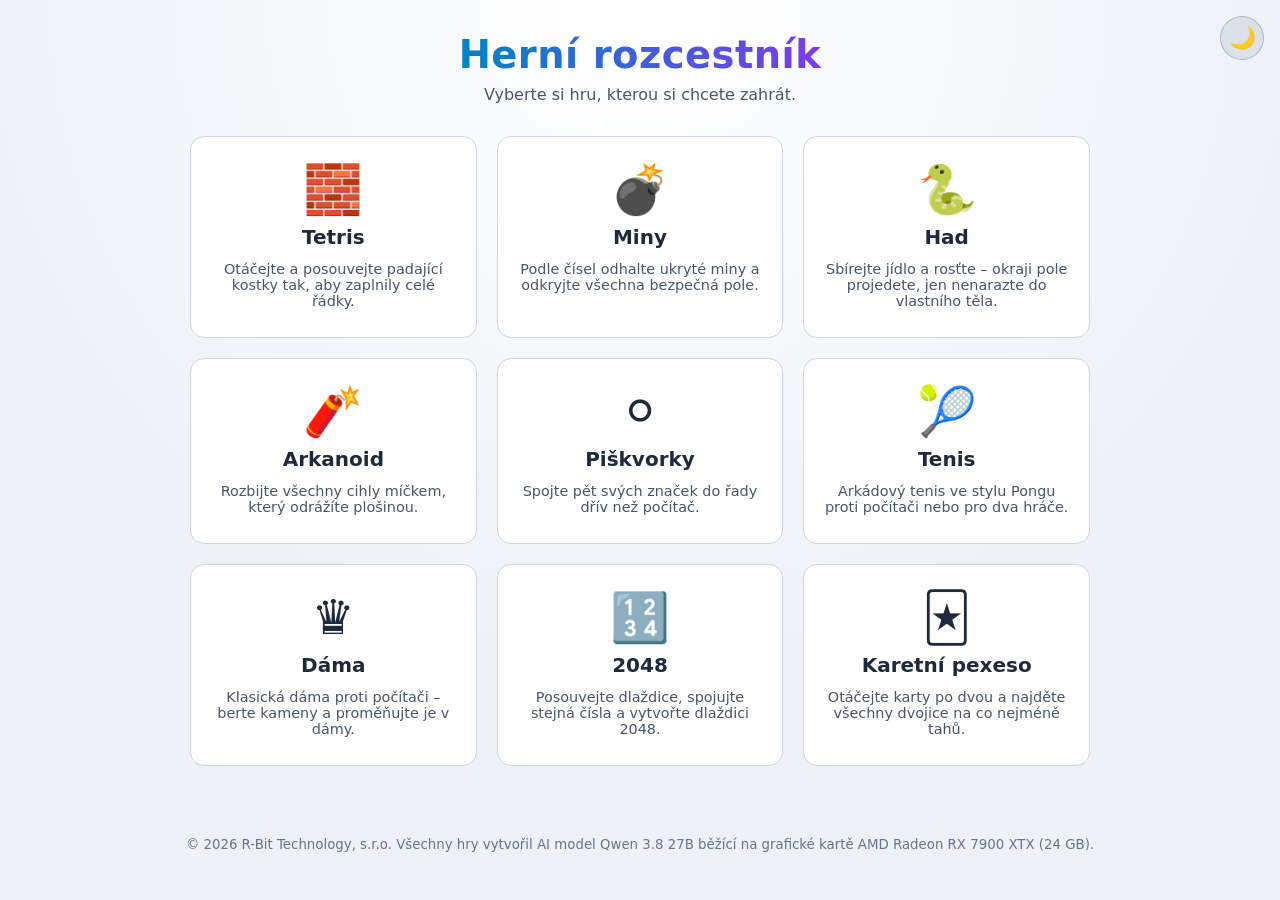
<file: index.html>
<!DOCTYPE html>
<html lang="cs">
<head>
  <meta charset="UTF-8">
  <meta name="viewport" content="width=device-width, initial-scale=1.0">
  <title>Herní rozcestník</title>
  <!-- společný přepínač motivu (tmavý / světlý) — skript běží synchronně, aby motiv platil i před vykreslením těla -->
  <link rel="stylesheet" href="theme.css">
  <script src="theme.js"></script>
  <!-- externí styl rozcestníku místo inline style -->
  <link rel="stylesheet" href="style.css">
  <!-- externí skript rozcestníku místo inline javascriptu -->
  <script src="app.js" defer></script>
</head>
<body class="menu-body">
  <!-- záhlaví s názvem herního rozcestníku -->
  <header class="menu-header">
    <h1 class="menu-title">Herní rozcestník</h1>
    <p class="menu-subtitle">Vyberte si hru, kterou si chcete zahrát.</p>
  </header>

  <!-- kontejner s kartami her; karty generuje app.js, aby se snadno přidávali nové tituly -->
  <main class="menu-grid" id="menuGrid" aria-label="Seznam her"></main>

  <!-- patička s autorskou poznámkou a informací o AI modelu -->
  <footer class="menu-footer">
    <small>© 2026 R-Bit Technology, s.r.o. Všechny hry vytvořil AI model Qwen 3.8 27B běžící na grafické kartě AMD Radeon RX 7900 XTX (24 GB).</small>
  </footer>
</body>
</html>
</file>
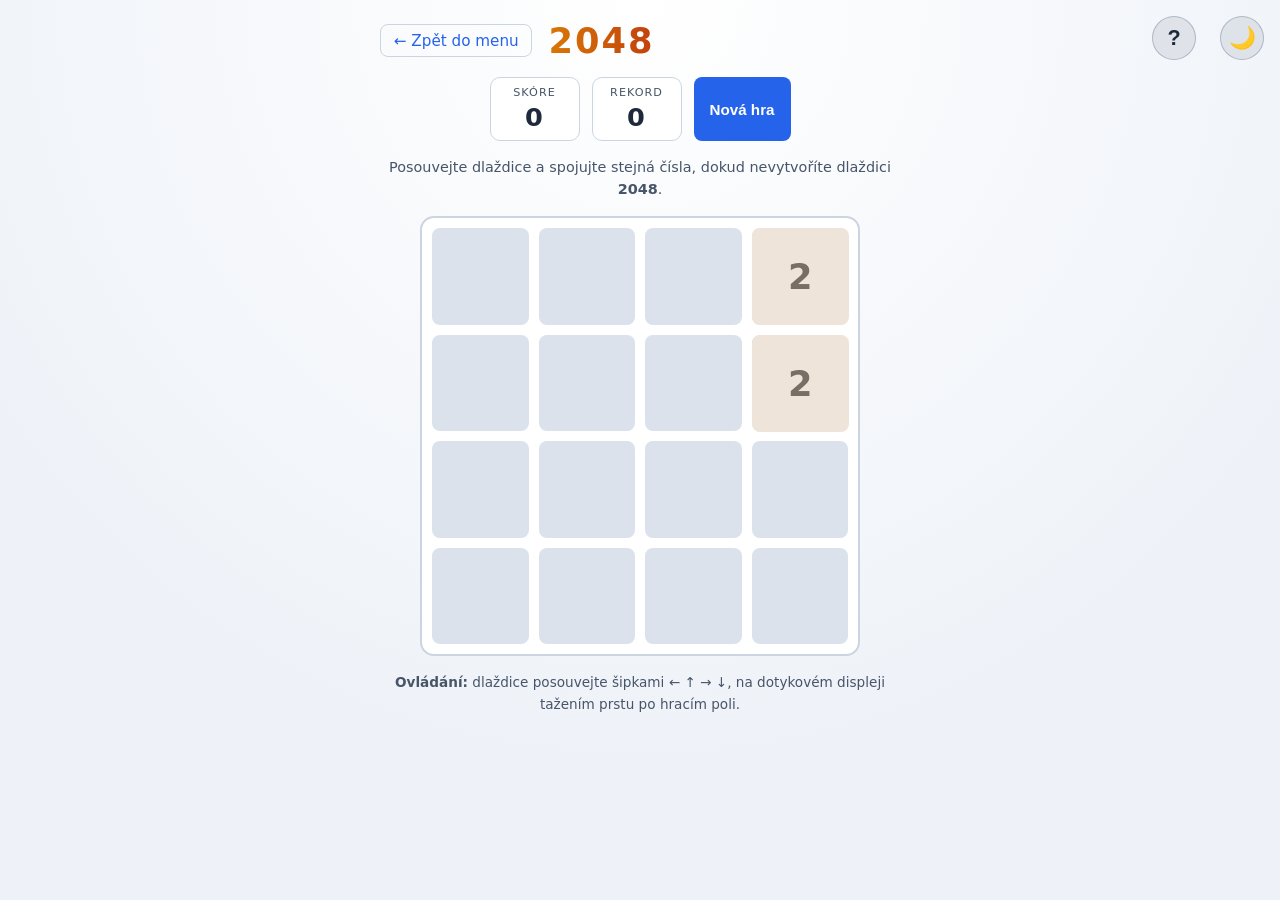
<file: 2048/index.html>
<!DOCTYPE html>
<html lang="cs">
<head>
  <meta charset="UTF-8">
  <meta name="viewport" content="width=device-width, initial-scale=1.0">
  <title>2048</title>
  <!-- společný přepínač motivu (tmavý / světlý) — skript běží synchronně, aby motiv platil i před vykreslením těla -->
  <link rel="stylesheet" href="../theme.css">
  <script src="../theme.js"></script>
  <!-- společné info okno: styly tlačítka a modálního dialogu s popisem hry -->
  <link rel="stylesheet" href="../info.css">
  <!-- externí styl hry místo inline style -->
  <link rel="stylesheet" href="style.css">
  <!-- externí JS s logikou hry místo inline skriptu -->
  <script src="js.js" defer></script>
  <!-- společné info okno: logika otevírání/zavírání modálního dialogu -->
  <script src="../info.js" defer></script>
</head>
<body class="g2048-body">
  <!-- info tlačítko — otevře okno s popisem, pravidly a ovládáním hry -->
  <button type="button" class="info-toggle" aria-label="Informace o hře" title="Jak hrát">?</button>

  <!-- info okno: statický obsah s popisem, pravidly, ovládáním a nastavením -->
  <div class="info-modal" id="infoModal" role="dialog" aria-modal="true" aria-labelledby="infoTitle" hidden>
    <div class="info-panel">
      <div class="info-head">
        <h2 class="info-title" id="infoTitle">🔢 2048</h2>
        <button type="button" class="info-close" aria-label="Zavřít informace">✕</button>
      </div>

      <p>Posouvejte číselné dlaždice po mřížce a spojujte stejné hodnoty do vyšších mocnin dvou. Cílem je vytvořit dlaždici 2048.</p>

      <h3 class="info-section">Pravidla</h3>
      <ul class="info-list">
        <li>Hraje se na mřížce 4 × 4 políčka. Na začátku jsou na ní dvě dlaždice.</li>
        <li>Každým tahem posunete všechny dlaždice co nejdál jedním směrem – doleva, doprava, nahoru nebo dolů.</li>
        <li>Když do sebe narazí dvě dlaždice se stejnou hodnotou, spojí se v jednu s dvojnásobnou hodnotou. Každá dlaždice se v jednom tahu spojí nejvýše jednou.</li>
        <li>Za každé spojení získáte tolik bodů, jaká je hodnota nové dlaždice.</li>
        <li>Po každém tahu, při kterém se něco pohne, se na náhodném volném políčku objeví nová dlaždice – s pravděpodobností 90 % dvojka, jinak čtyřka.</li>
        <li>Vyhrajete, jakmile vytvoříte dlaždici 2048. Hra končí, když je pole plné a žádné dvě sousední dlaždice už nelze spojit.</li>
      </ul>

      <h3 class="info-section">Ovládání</h3>
      <ul class="info-list">
        <li>Šipky ← ↑ → ↓ – posun dlaždic zvoleným směrem</li>
        <li>Tažení prstem po hracím poli (na dotykovém displeji) – posun dlaždic ve směru tahu</li>
        <li>Tlačítko <em>Nová hra</em> – vymaže pole a vynuluje skóre</li>
      </ul>

      <h3 class="info-section">Nastavení hry</h3>
      <ul class="info-list">
        <li>Hra nemá žádná nastavení – mřížka má vždy 4 × 4 políčka a cílem je vždy dlaždice 2048.</li>
        <li>Dlaždice se posouvají plynule, nové a spojené dlaždice se objevují s krátkou animací.</li>
        <li>Rekord (nejvyšší dosažené skóre) se ukládá v prohlížeči, takže zůstane zachován i po zavření stránky.</li>
      </ul>
    </div>
  </div>

  <!-- hlavička s návratem do rozcestníku -->
  <header class="g2048-header">
    <a class="back-link" href="../index.html">← Zpět do menu</a>
    <h1 class="g2048-title">2048</h1>
  </header>

  <main class="g2048-main">
    <!-- horní lišta se statistikami a tlačítkem nové hry -->
    <div class="hud">
      <div class="hud-box" aria-label="Skóre">
        <span class="hud-label">Skóre</span>
        <span class="hud-value" id="score">0</span>
      </div>

      <div class="hud-box" aria-label="Nejvyšší skóre">
        <span class="hud-label">Rekord</span>
        <span class="hud-value" id="best">0</span>
      </div>

      <button type="button" id="restartBtn" class="ctrl-btn" title="Nová hra">Nová hra</button>
    </div>

    <!-- krátké pravidlo hry nad polem -->
    <p class="rule-help">
      Posouvejte dlaždice a spojujte stejná čísla, dokud nevytvoříte dlaždici <strong>2048</strong>.
    </p>

    <!-- rel. obal — uvnitř je hrací pole, nad ním může být překryv stavů (výhra / konec) -->
    <div class="board-wrap">
      <!-- hrací pole: spodní vrstva = prázdná pozadí, horní vrstva = animované dlaždice -->
      <div id="board" class="g2048-board" role="grid" aria-label="Hrací pole 2048">
        <!-- statické pozadí políček, aby byla vidět mřížka i bez dlaždic -->
        <div class="grid-bg" id="gridBg" aria-hidden="true"></div>
        <!-- vrstva dlaždic, do které JS přidává a posouvá animované dlaždice -->
        <div class="tiles" id="tiles"></div>
      </div>

      <!-- stavy hry (výhra / konec) — překryv přes hrací pole, skrytý když nepotřebujeme -->
      <div class="overlay" id="overlay" hidden>
        <p class="overlay-text" id="overlayText">Konec hry</p>
        <button type="button" id="overlayBtn" class="ctrl-btn">Nová hra</button>
      </div>
    </div>

    <!-- nápověda s ovládáním pod polem -->
    <p class="keys-help">
      <strong>Ovládání:</strong> dlaždice posouvejte šipkami ← ↑ → ↓,
      na dotykovém displeji tažením prstu po hracím poli.
    </p>
  </main>
</body>
</html>
</file>
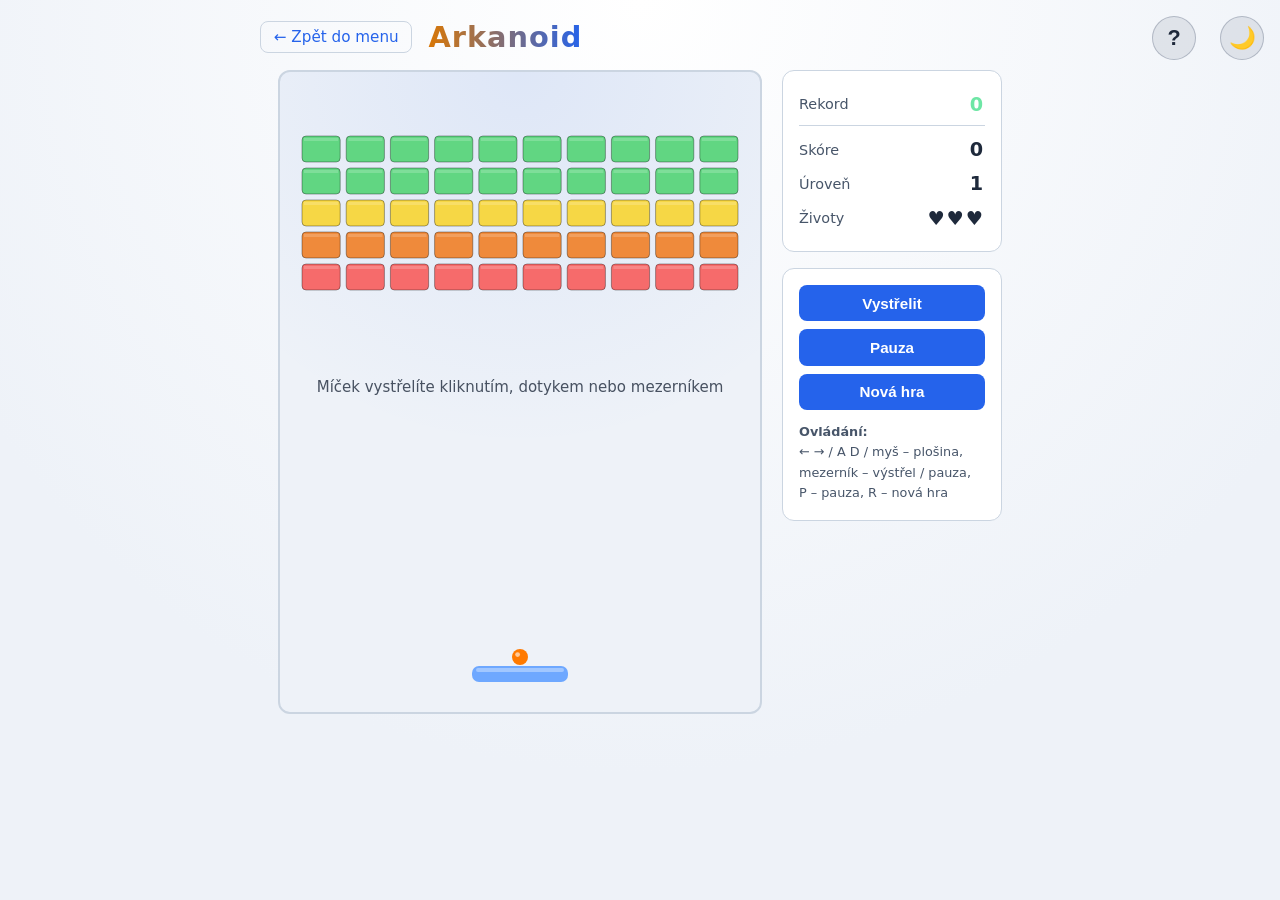
<file: arkanoid/index.html>
<!DOCTYPE html>
<html lang="cs">
<head>
  <meta charset="UTF-8">
  <meta name="viewport" content="width=device-width, initial-scale=1.0">
  <title>Arkanoid</title>
  <!-- společný přepínač motivu (tmavý / světlý) — skript běží synchronně, aby motiv platil i před vykreslením těla -->
  <link rel="stylesheet" href="../theme.css">
  <script src="../theme.js"></script>
  <!-- společné info okno: styly tlačítka a modálního dialogu s popisem hry -->
  <link rel="stylesheet" href="../info.css">
  <!-- externí styl hry místo inline style -->
  <link rel="stylesheet" href="style.css">
  <!-- externí JS s logikou hry místo inline skriptu -->
  <script src="js.js" defer></script>
  <!-- společné info okno: logika otevírání/zavírání modálního dialogu -->
  <script src="../info.js" defer></script>
</head>
<body class="arkanoid-body">
  <!-- info tlačítko — otevře okno s popisem, pravidly a ovládáním hry -->
  <button type="button" class="info-toggle" aria-label="Informace o hře" title="Jak hrát">?</button>

  <!-- info okno: statický obsah s popisem, pravidly, ovládáním a nastavením -->
  <div class="info-modal" id="infoModal" role="dialog" aria-modal="true" aria-labelledby="infoTitle" hidden>
    <div class="info-panel">
      <div class="info-head">
        <h2 class="info-title" id="infoTitle">🧨 Arkanoid</h2>
        <button type="button" class="info-close" aria-label="Zavřít informace">✕</button>
      </div>

      <p>Rozbijte míčkem všechny cihly. Míček odrážejte plošinou – když ho nechytíte a propadne pod ni, přijdete o život.</p>

      <h3 class="info-section">Pravidla</h3>
      <ul class="info-list">
        <li>Míček se odráží od stěn, od plošiny i od cihel. Směr odrazu určuje místo, kde míček plošinu zasáhne: čím blíž k jejímu okraji, tím šikměji odletí.</li>
        <li>Některé cihly vydrží více zásahů. Barva ukazuje, kolik zásahů ještě vydrží: zelená 4, žlutá 3, oranžová 2, červená 1.</li>
        <li>Za rozbitou cihlu získáte 10 bodů za každý zásah, který byl k jejímu rozbití potřeba (10–40 bodů).</li>
        <li>Když rozbijete všechny cihly, postoupíte do další úrovně.</li>
        <li>Za každý propadlý míček přijdete o jeden život a nový míček čeká na plošině. Když přijdete o všechny tři životy, hra končí.</li>
      </ul>

      <h3 class="info-section">Ovládání</h3>
      <ul class="info-list">
        <li>Šipky ← → (nebo A a D), myš či tažení prstem – pohyb plošiny</li>
        <li>Mezerník, kliknutí nebo dotyk v hracím poli – vystřelení míčku z plošiny</li>
        <li>Mezerník během letu míčku – pauza / pokračování</li>
        <li>P – pauza / pokračování</li>
        <li>R – nová hra</li>
        <li>Totéž ovládají tlačítka <em>Vystřelit</em>, <em>Pauza</em> a <em>Nová hra</em></li>
      </ul>

      <h3 class="info-section">Nastavení hry</h3>
      <ul class="info-list">
        <li>Začínáte se 3 životy. Rychlost míčku roste s každou úrovní až do pevně dané hranice.</li>
        <li>V první úrovni je 5 řad cihel, s každou další úrovní jedna řada přibude (nejvýše 9). Od 2. úrovně v řadách pravidelně chybějí některé cihly.</li>
        <li>Horní řady jsou vždy tvrdší. Od 3. úrovně vydrží každá cihla o jeden zásah víc (nejvýše 4).</li>
        <li>Rekord (nejvyšší skóre) se průběžně ukládá do prohlížeče a zůstane zachován i po zavření stránky.</li>
      </ul>
    </div>
  </div>

  <!-- hlavička s návratem do rozcestníku -->
  <header class="arkanoid-header">
    <a class="back-link" href="../index.html">← Zpět do menu</a>
    <h1 class="arkanoid-title">Arkanoid</h1>
  </header>

  <main class="arkanoid-main">
    <!-- rel. obal — uvnitř je hrací pole, nad ním může být překryv stavů (pauza/konec/výhra) -->
    <div class="board-wrap">
      <!-- herní pole — rozměr canvasu odpovídá velikosti herní oblasti -->
      <canvas id="board" class="arkanoid-board" width="480" height="640" aria-label="Herní pole Arkanoidu"></canvas>

      <!-- stavy hry (pauza / konec / výhra) — překryv přes herní pole, skrytý když nepotřebujeme -->
      <div class="overlay" id="overlay" hidden>
        <p class="overlay-text" id="overlayText">Hra je pozastavena</p>
        <button type="button" id="overlayBtn" class="ctrl-btn">Pokračovat</button>
      </div>
    </div>

    <!-- boční panel s informacemi a ovládáním -->
    <aside class="arkanoid-side">
      <!-- panel se statistikou hry -->
      <section class="panel stats-panel" aria-label="Statistiky">
        <div class="stat-row best">
          <span class="stat-label">Rekord</span>
          <span class="stat-value" id="best">0</span>
        </div>
        <div class="stat-row">
          <span class="stat-label">Skóre</span>
          <span class="stat-value" id="score">0</span>
        </div>
        <div class="stat-row">
          <span class="stat-label">Úroveň</span>
          <span class="stat-value" id="level">1</span>
        </div>
        <div class="stat-row">
          <span class="stat-label">Životy</span>
          <span class="stat-value" id="lives">♥♥♥</span>
        </div>
      </section>

      <!-- ovládací prvky — klikací alternativy k klávesnici -->
      <section class="panel controls-panel" aria-label="Ovládání">
        <button type="button" id="launchBtn" class="ctrl-btn full">Vystřelit</button>
        <button type="button" id="pauseBtn" class="ctrl-btn full">Pauza</button>
        <button type="button" id="restartBtn" class="ctrl-btn full">Nová hra</button>
        <p class="keys-help">
          <strong>Ovládání:</strong><br>
          ← → / A D / myš – plošina,<br>
          mezerník – výstřel / pauza,<br>
          P – pauza, R – nová hra
        </p>
      </section>
    </aside>
  </main>
</body>
</html>
</file>
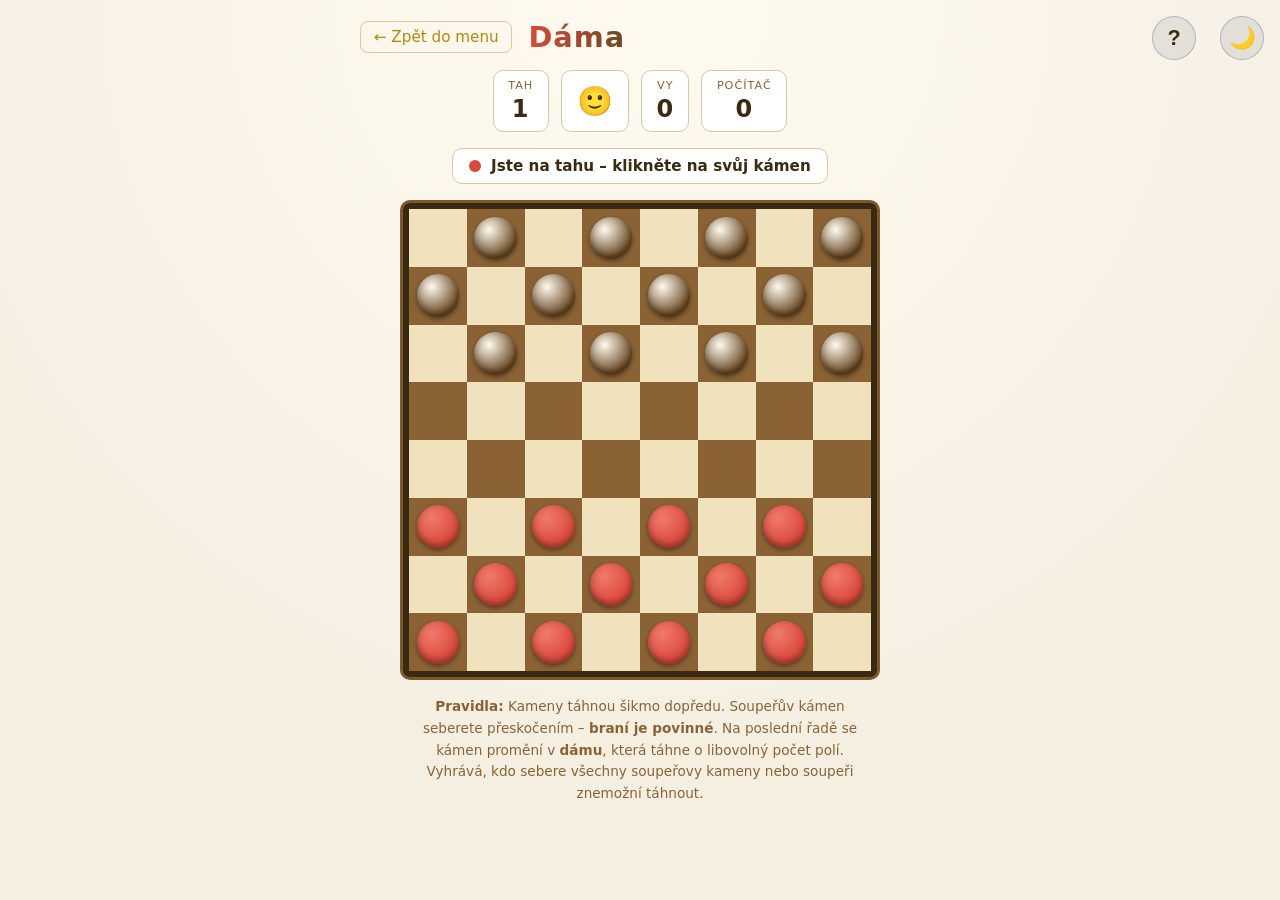
<file: dama/index.html>
<!DOCTYPE html>
<html lang="cs">
<head>
  <meta charset="UTF-8">
  <meta name="viewport" content="width=device-width, initial-scale=1.0">
  <title>Dáma</title>
  <!-- společný přepínač motivu (tmavý / světlý) — skript běží synchronně, aby motiv platil i před vykreslením těla -->
  <link rel="stylesheet" href="../theme.css">
  <script src="../theme.js"></script>
  <!-- společné info okno: styly tlačítka a modálního dialogu s popisem hry -->
  <link rel="stylesheet" href="../info.css">
  <!-- externí styl hry místo inline style -->
  <link rel="stylesheet" href="style.css">
  <!-- externí JS s logikou hry místo inline skriptu -->
  <script src="js.js" defer></script>
  <!-- společné info okno: logika otevírání/zavírání modálního dialogu -->
  <script src="../info.js" defer></script>
</head>
<body class="dama-body">
  <!-- info tlačítko — otevře okno s popisem, pravidly a ovládáním hry -->
  <button type="button" class="info-toggle" aria-label="Informace o hře" title="Jak hrát">?</button>

  <!-- info okno: statický obsah s popisem, pravidly, ovládáním a nastavením -->
  <div class="info-modal" id="infoModal" role="dialog" aria-modal="true" aria-labelledby="infoTitle" hidden>
    <div class="info-panel">
      <div class="info-head">
        <h2 class="info-title" id="infoTitle">⬛ Dáma</h2>
        <button type="button" class="info-close" aria-label="Zavřít informace">✕</button>
      </div>

      <p>Klasická desková hra proti počítači. Hrajete s černými kameny dole, počítač s bílými nahoře. Kameny stojí jen na tmavých polích a začínáte vy.</p>

      <h3 class="info-section">Pravidla</h3>
      <ul class="info-list">
        <li>Kámen táhne šikmo dopředu o jedno pole.</li>
        <li>Kámen bere jen dopředu: přeskočí soupeřův kámen na sousedním šikmém poli, pokud je pole za ním volné.</li>
        <li>Braní je povinné – můžete-li brát, musíte. Pokud je více možností, vyberete si kteroukoli z nich.</li>
        <li>Po skoku musí tentýž kámen brát dál, dokud to jde (vícenásobný skok). Sebrané kameny zmizí až na konci tahu a nelze je přeskočit podruhé.</li>
        <li>Kámen, který dojde na poslední řadu, se promění v dámu. Dojde-li tam při skoku, tah tím končí.</li>
        <li>Dáma táhne šikmo všemi směry o libovolný počet volných polí. Bere i na dálku – přeskočí soupeřův kámen a dopadne na kterékoli volné pole za ním.</li>
        <li>Vyhrává, kdo sebere všechny soupeřovy kameny nebo soupeři znemožní táhnout.</li>
      </ul>

      <h3 class="info-section">Ovládání</h3>
      <ul class="info-list">
        <li>Kliknutím na svůj kámen ho vyberete a zvýrazní se pole, na která s ním můžete táhnout.</li>
        <li>Kliknutím na zvýrazněné pole tah provedete – vícenásobný skok proběhne celý najednou.</li>
        <li>Kliknutím na jiné pole výběr zrušíte.</li>
        <li>Tlačítko se smajlíkem (<em>Nová hra</em>) začne novou partii.</li>
      </ul>

      <h3 class="info-section">Nastavení hry</h3>
      <ul class="info-list">
        <li>Šachovnice má pevný rozměr 8 × 8 a každá strana začíná s 12 kameny.</li>
        <li>Počítač propočítává 8 půltahů dopředu a hodnotí pozici podle počtu kamenů a dam.</li>
        <li>Údaj <em>Tah</em> ukazuje pořadové číslo tahu (počítají se tahy obou stran), skóre udává počet vyhraných partií od načtení stránky.</li>
      </ul>
    </div>
  </div>

  <!-- hlavička s návratem do rozcestníku -->
  <header class="dama-header">
    <a class="back-link" href="../index.html">← Zpět do menu</a>
    <h1 class="dama-title">Dáma</h1>
  </header>

  <main class="dama-main">
    <!-- horní lišta s indikátorem tahu, reset tlačítkem a skóre hráčů -->
    <div class="hud">
      <div class="hud-box" aria-label="Číslo tahu">
        <span class="hud-label">Tah</span>
        <span class="hud-value" id="moveCount">1</span>
      </div>

      <!-- obal tváře — tlačítko pro znovu spuštění hry -->
      <button type="button" id="faceBtn" class="face" title="Nová hra" aria-label="Nová hra">🙂</button>

      <div class="hud-box" aria-label="Vaše skóre">
        <span class="hud-label">Vy</span>
        <span class="hud-value" id="scoreHra">0</span>
      </div>

      <div class="hud-box" aria-label="Skóre počítače">
        <span class="hud-label">Počítač</span>
        <span class="hud-value" id="scorePc">0</span>
      </div>
    </div>

    <!-- aktivní hráč — indikace, komu je na tahu -->
    <div class="turn-bar" id="turnBar">
      <span class="dot dot-hra"></span> Jste na tahu – klikněte na svůj kámen
    </div>

    <!-- relativní obal — uvnitř je hrací šachovnice, nad ní může být překryv stavů -->
    <div class="board-wrap">
      <!-- hrací pole — 8×8 šachovnice, buňky generuje JS do CSS mřížky -->
      <div id="board" class="dama-board" role="grid" aria-label="Šachovnice"></div>

      <!-- stavy hry (výhra / porážka) — překryv přes hrací pole, skrytý když nepotřebujeme -->
      <div class="overlay" id="overlay" hidden>
        <p class="overlay-text" id="overlayText">Konec hry</p>
        <button type="button" id="overlayBtn" class="ctrl-btn">Nová hra</button>
      </div>
    </div>

    <!-- nápověda s pravidly -->
    <p class="keys-help">
      <strong>Pravidla:</strong> Kameny táhnou šikmo dopředu.
      Soupeřův kámen seberete přeskočením – <strong>braní je povinné</strong>.
      Na poslední řadě se kámen promění v <strong>dámu</strong>, která táhne o libovolný počet polí.
      Vyhrává, kdo sebere všechny soupeřovy kameny nebo soupeři znemožní táhnout.
    </p>
  </main>
</body>
</html>
</file>
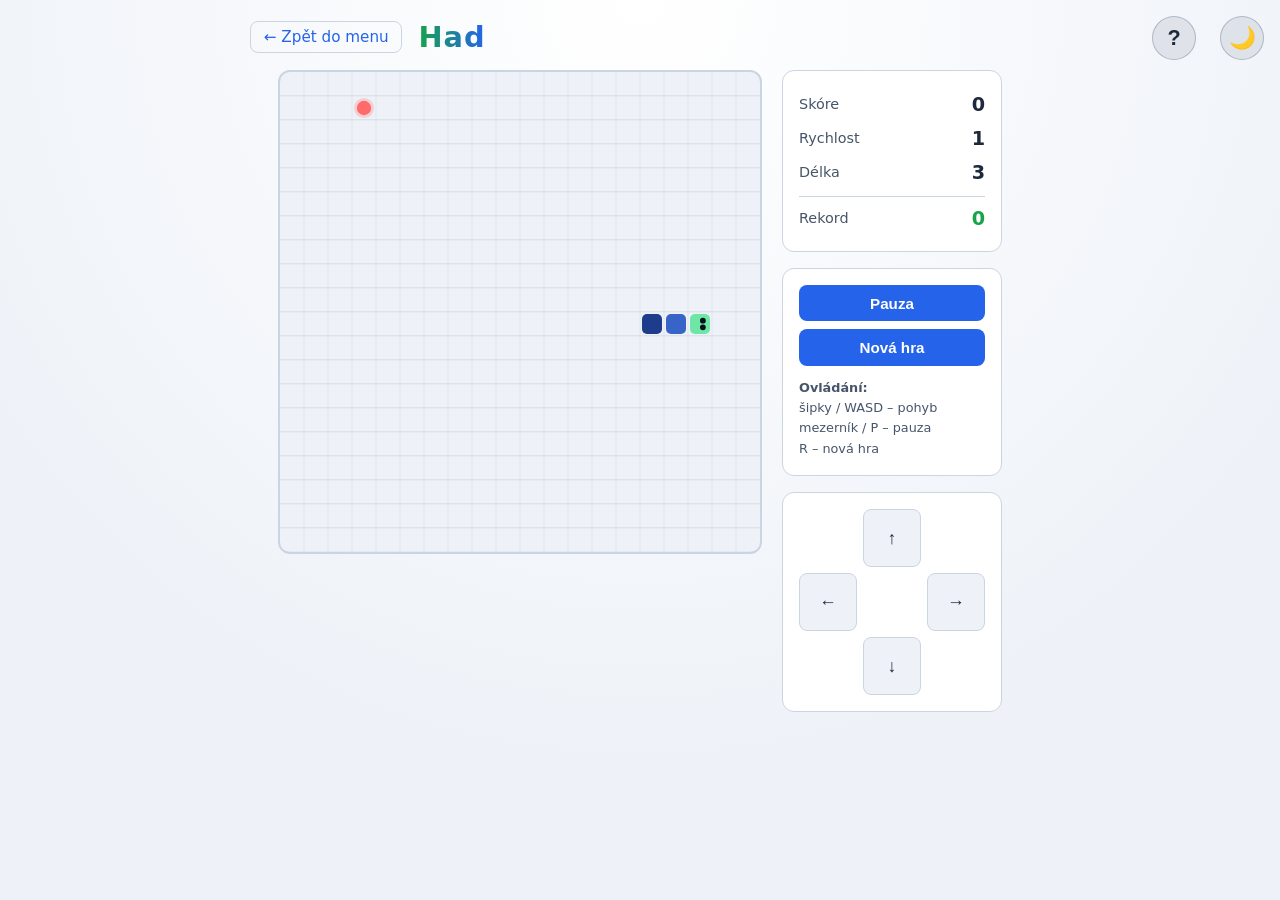
<file: had/index.html>
<!DOCTYPE html>
<html lang="cs">
<head>
  <meta charset="UTF-8">
  <meta name="viewport" content="width=device-width, initial-scale=1.0">
  <title>Had</title>
  <!-- společný přepínač motivu (tmavý / světlý) — skript běží synchronně, aby motiv platil i před vykreslením těla -->
  <link rel="stylesheet" href="../theme.css">
  <script src="../theme.js"></script>
  <!-- společné info okno: styly tlačítka a modálního dialogu s popisem hry -->
  <link rel="stylesheet" href="../info.css">
  <!-- externí styl hry místo inline style -->
  <link rel="stylesheet" href="style.css">
  <!-- externí JS s logikou hry místo inline skriptu -->
  <script src="js.js" defer></script>
  <!-- společné info okno: logika otevírání/zavírání modálního dialogu -->
  <script src="../info.js" defer></script>
</head>
<body class="snake-body">
  <!-- info tlačítko — otevře okno s popisem, pravidly a ovládáním hry -->
  <button type="button" class="info-toggle" aria-label="Informace o hře" title="Jak hrát">?</button>

  <!-- info okno: statický obsah s popisem, pravidly, ovládáním a nastavením -->
  <div class="info-modal" id="infoModal" role="dialog" aria-modal="true" aria-labelledby="infoTitle" hidden>
    <div class="info-panel">
      <div class="info-head">
        <h2 class="info-title" id="infoTitle">🐍 Had</h2>
        <button type="button" class="info-close" aria-label="Zavřít informace">✕</button>
      </div>

      <p>Klasická hra Had: řídíte hada po hracím poli, sbíráte jídlo (červené kuličky) a had s každým soustem roste. Zvláštnost této verze: okraje pole jsou průchozí – když had vyjede ven, vynoří se na opačné straně.</p>

      <h3 class="info-section">Pravidla</h3>
      <ul class="info-list">
        <li>Had se neustále pohybuje vpřed po mřížce 20 × 20 polí a na začátku měří 3 články.</li>
        <li>Za každé snědené jídlo získáte bod a had se prodlouží o jeden článek.</li>
        <li>Po každých 7 soustech se had zrychlí a stoupne úroveň rychlosti, nejvýše na úroveň 5.</li>
        <li>Okraje pole nejsou překážkou – had jimi projde a pokračuje z opačné strany.</li>
        <li>Hra končí jedině tehdy, když had narazí do vlastního těla.</li>
        <li>Otočit se přímo do protisměru nelze.</li>
      </ul>

      <h3 class="info-section">Ovládání</h3>
      <ul class="info-list">
        <li>Šipky nebo W, A, S, D – změna směru</li>
        <li>Mezerník nebo P – pauza a pokračování</li>
        <li>R – nová hra</li>
        <li>Tlačítko <em>Pauza</em> (pauza a pokračování), <em>Nová hra</em> a směrová tlačítka se šipkami – myší nebo dotykem</li>
      </ul>

      <h3 class="info-section">Nastavení hry</h3>
      <ul class="info-list">
        <li>Hrací pole má pevnou velikost 20 × 20 polí s průchozími okraji.</li>
        <li>Hra začíná pomalu na úrovni 1 a postupně zrychluje až na maximální úroveň 5.</li>
        <li>Rekord (nejvyšší skóre) se po skončení hry uloží v prohlížeči a zůstane zachován i po zavření stránky.</li>
      </ul>
    </div>
  </div>

  <!-- hlavička s návratem do rozcestníku -->
  <header class="snake-header">
    <a class="back-link" href="../index.html">← Zpět do menu</a>
    <h1 class="snake-title">Had</h1>
  </header>

  <main class="snake-main">
    <!-- rel. obal — uvnitř je hrací pole, nad ním může být překryv stavů (pauza/konec) -->
    <div class="board-wrap">
      <!-- herní pole — rozměr canvasu nastavuje JS podle velikosti mřížky -->
      <canvas id="board" class="snake-board" width="480" height="480" aria-label="Hrací pole"></canvas>

      <!-- stavy hry (pauza / konec) — překryv přes herní pole, skrytý když nepotřebujeme -->
      <div class="overlay" id="overlay" hidden>
        <p class="overlay-text" id="overlayText">Pauza</p>
        <button type="button" id="overlayBtn" class="ctrl-btn">Pokračovat</button>
      </div>
    </div>

    <!-- boční panel s informacemi a ovládáním -->
    <aside class="snake-side">
      <!-- panel se statisticky hry -->
      <section class="panel stats-panel" aria-label="Statistiky">
        <div class="stat-row">
          <span class="stat-label">Skóre</span>
          <span class="stat-value" id="score">0</span>
        </div>
        <div class="stat-row">
          <span class="stat-label">Rychlost</span>
          <span class="stat-value" id="speed">1</span>
        </div>
        <div class="stat-row">
          <span class="stat-label">Délka</span>
          <span class="stat-value" id="length">3</span>
        </div>
        <div class="stat-row best">
          <span class="stat-label">Rekord</span>
          <span class="stat-value" id="best">0</span>
        </div>
      </section>

      <!-- ovládací prvky — klikací alternativy k klávesnici -->
      <section class="panel controls-panel" aria-label="Ovládání">
        <button type="button" id="pauseBtn" class="ctrl-btn full">Pauza</button>
        <button type="button" id="restartBtn" class="ctrl-btn full">Nová hra</button>
        <p class="keys-help">
          <strong>Ovládání:</strong><br>
          šipky / WASD – pohyb<br>
          mezerník / P – pauza<br>
          R – nová hra
        </p>
      </section>

      <!-- mobilní D-pad pro dotyková zařízení -->
      <section class="panel dpad-panel" aria-label="Směrová tlačítka">
        <button type="button" class="dpad up"    data-dir="up">↑</button>
        <button type="button" class="dpad left"  data-dir="left">←</button>
        <button type="button" class="dpad right" data-dir="right">→</button>
        <button type="button" class="dpad down"  data-dir="down">↓</button>
      </section>
    </aside>
  </main>
</body>
</html>
</file>
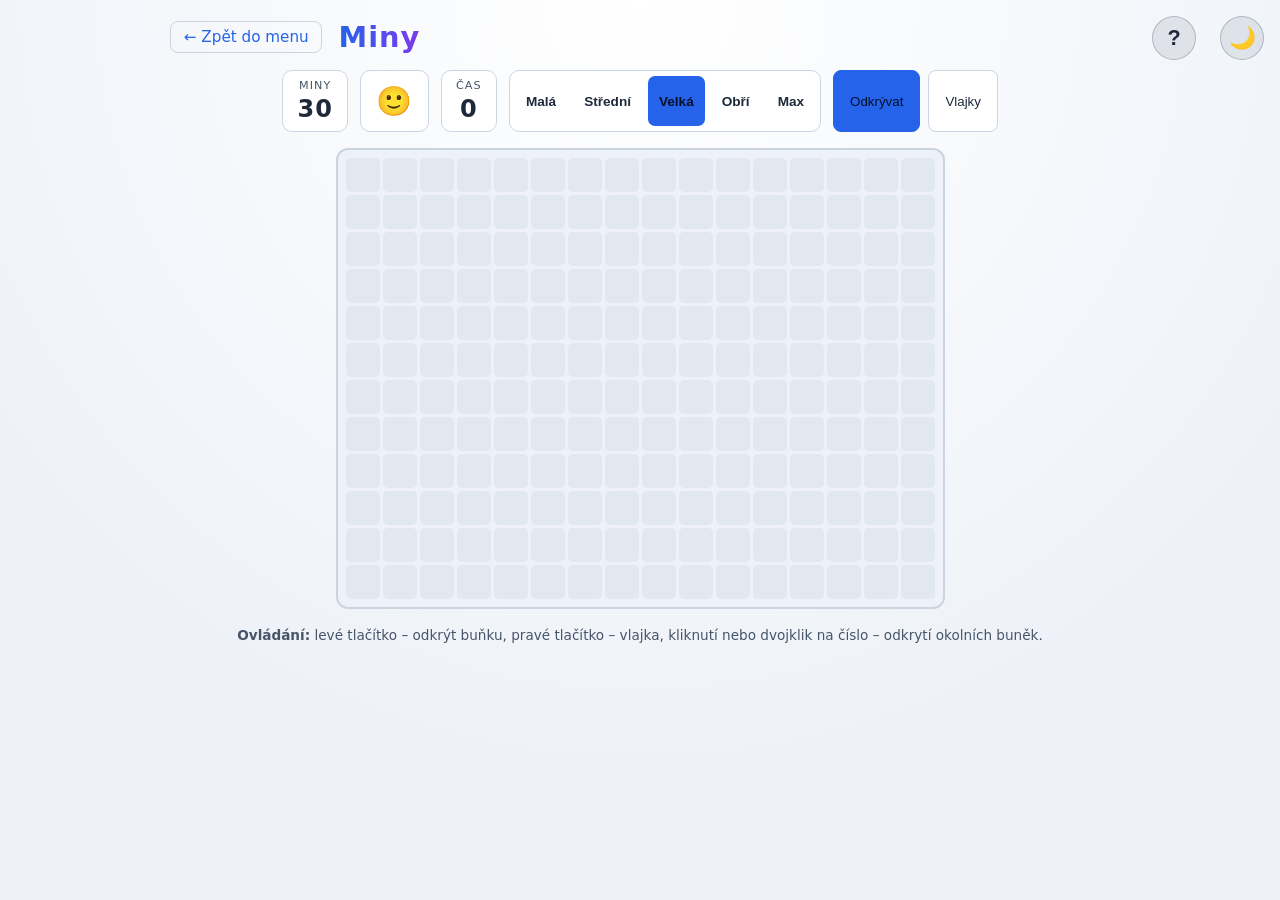
<file: miny/index.html>
<!DOCTYPE html>
<html lang="cs">
<head>
  <meta charset="UTF-8">
  <meta name="viewport" content="width=device-width, initial-scale=1.0">
  <title>Miny</title>
  <!-- společný přepínač motivu (tmavý / světlý) — skript běží synchronně, aby motiv platil i před vykreslením těla -->
  <link rel="stylesheet" href="../theme.css">
  <script src="../theme.js"></script>
  <!-- společné info okno: styly tlačítka a modálního dialogu s popisem hry -->
  <link rel="stylesheet" href="../info.css">
  <!-- externí styl hry místo inline style -->
  <link rel="stylesheet" href="style.css">
  <!-- externí JS s logikou hry místo inline skriptu -->
  <script src="js.js" defer></script>
  <!-- společné info okno: logika otevírání/zavírání modálního dialogu -->
  <script src="../info.js" defer></script>
</head>
<body class="miny-body">
  <!-- info tlačítko — otevře okno s popisem, pravidly a ovládáním hry -->
  <button type="button" class="info-toggle" aria-label="Informace o hře" title="Jak hrát">?</button>

  <!-- info okno: statický obsah s popisem, pravidly, ovládáním a nastavením -->
  <div class="info-modal" id="infoModal" role="dialog" aria-modal="true" aria-labelledby="infoTitle" hidden>
    <div class="info-panel">
      <div class="info-head">
        <h2 class="info-title" id="infoTitle">💣 Miny</h2>
        <button type="button" class="info-close" aria-label="Zavřít informace">✕</button>
      </div>

      <p>Klasická logická hra pro jednoho hráče. Odkryjte všechny buňky, pod kterými není mina. Čísla vám napoví, kolik min se skrývá v okolí, a podezřelá místa si můžete označit vlajkou.</p>

      <h3 class="info-section">Pravidla</h3>
      <ul class="info-list">
        <li>Pod některými buňkami hracího pole jsou ukryté miny.</li>
        <li>Číslo na odkryté buňce udává, kolik min leží v sousedních buňkách (včetně úhlopříčných). Buňka bez min v okolí automaticky odkryje i své sousedy.</li>
        <li>Buňky, pod kterými tušíte minu, označte vlajkou 🚩. Buňku s vlajkou nelze odkrýt.</li>
        <li>Pokud je kolem odkrytého čísla stejný počet vlajek, jakou má číslo hodnotu, kliknutím na něj odkryjete všechny ostatní sousední buňky. Je-li některá vlajka chybně, můžete tím trefit minu.</li>
        <li>Trefíte-li minu, hra končí – ukážou se všechny miny a chybně umístěné vlajky se označí ❌.</li>
        <li>Vyhrajete, jakmile odkryjete všechny buňky bez min.</li>
      </ul>

      <h3 class="info-section">Ovládání</h3>
      <ul class="info-list">
        <li>Levé tlačítko myši – odkrytí buňky</li>
        <li>Pravé tlačítko myši – umístění nebo odebrání vlajky</li>
        <li>Kliknutí nebo dvojklik na odkryté číslo – odkrytí okolních buněk</li>
        <li>Tlačítka <em>Odkrývat</em> / <em>Vlajky</em> – přepínají, co udělá kliknutí nebo klepnutí na buňku (hodí se na dotykových zařízeních)</li>
        <li>Smajlík 🙂 – nová hra</li>
      </ul>

      <h3 class="info-section">Nastavení hry</h3>
      <ul class="info-list">
        <li>Velikost pole zvolíte tlačítky: Malá (9 × 9, 10 min), Střední (12 × 12, 20 min), Velká (16 × 12, 30 min), Obří (20 × 14, 45 min) a Max (24 × 16, 60 min). Výchozí je Velká, změnou velikosti začne nová hra.</li>
        <li>První odkrytí je vždy bezpečné – miny se rozmístí až po něm a nikdy ne pod zvolenou buňku ani do jejího okolí, takže se hned odkryje větší oblast.</li>
        <li>Počítadlo <em>Miny</em> ukazuje počet min zmenšený o počet umístěných vlajek (může být i záporné). <em>Čas</em> měří sekundy od prvního odkrytí buňky.</li>
      </ul>
    </div>
  </div>

  <!-- hlavička s návratem do rozcestníku -->
  <header class="miny-header">
    <a class="back-link" href="../index.html">← Zpět do menu</a>
    <h1 class="miny-title">Miny</h1>
  </header>

  <main class="miny-main">
    <!-- řádek s ovládáním: miny, čas, nová hra, velikost pole a režim (odkrývat / vlajky) -->
    <div class="controls-row">
      <div class="hud-box" aria-label="Zbývající miny">
        <span class="hud-label">Miny</span>
        <span class="hud-value" id="minesLeft">30</span>
      </div>

      <!-- obal tváře — tlačítko pro znovu spuštění hry -->
      <button type="button" id="faceBtn" class="face" title="Nová hra" aria-label="Nová hra">🙂</button>

      <div class="hud-box" aria-label="Čas">
        <span class="hud-label">Čas</span>
        <span class="hud-value" id="timer">0</span>
      </div>

      <!-- tlačítka velikosti hracího pole — JS je vygeneruje podle VELIKOSTI -->
      <div class="size-bar" id="sizeBar" role="group" aria-label="Velikost hracího pole"></div>

      <!-- režim práce: odkrývat buňky nebo stavět vlajky (užitečné pro dotyková zařízení) -->
      <div class="mode-bar">
        <button type="button" id="revealModeBtn" class="mode-btn active" data-mode="reveal">Odkrývat</button>
        <button type="button" id="flagModeBtn" class="mode-btn" data-mode="flag">Vlajky</button>
      </div>
    </div>

    <!-- rel. obal — uvnitř je velké hrací pole, nad ním může být překryv stavů (výhra/konc) -->
    <div class="board-wrap">
      <!-- velké hrací pole — buňky generuje JS do CSS mřížky -->
      <div id="board" class="miny-board" role="grid" aria-label="Hrací pole Miny"></div>

      <!-- stavy hry (výhra / prohry) — překryv přes hrací pole, skrytý když nepotřebujeme -->
      <div class="overlay" id="overlay" hidden>
        <p class="overlay-text" id="overlayText">Konec hry</p>
        <button type="button" id="overlayBtn" class="ctrl-btn">Nová hra</button>
      </div>
    </div>

    <!-- nápověda s ovládáním -->
    <p class="keys-help">
      <strong>Ovládání:</strong> levé tlačítko – odkrýt buňku, pravé tlačítko – vlajka,
      kliknutí nebo dvojklik na číslo – odkrytí okolních buněk.
    </p>
  </main>
</body>
</html>
</file>
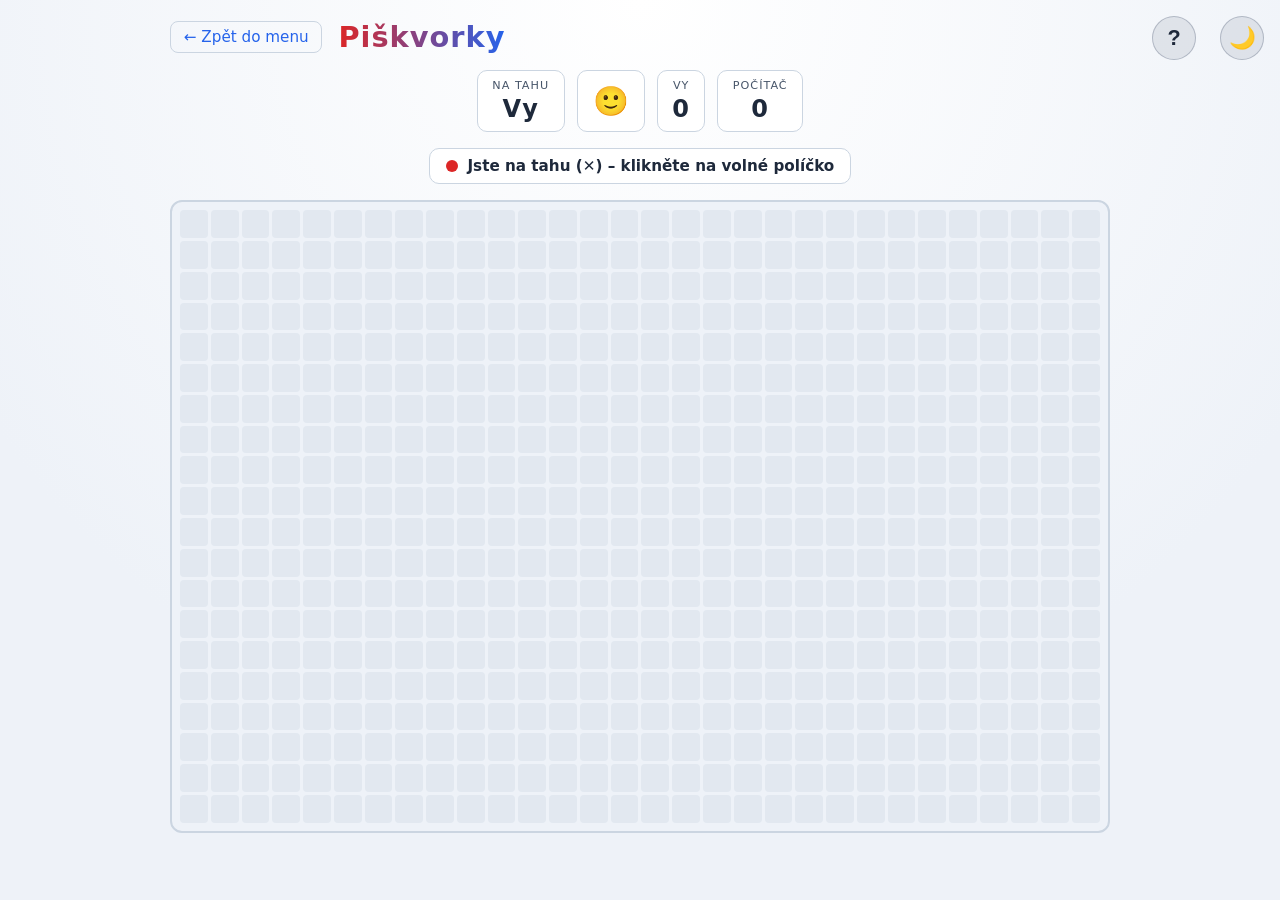
<file: pente/index.html>
<!DOCTYPE html>
<html lang="cs">
<head>
  <meta charset="UTF-8">
  <meta name="viewport" content="width=device-width, initial-scale=1.0">
  <title>Piškvorky</title>
  <!-- společný přepínač motivu (tmavý / světlý) — skript běží synchronně, aby motiv platil i před vykreslením těla -->
  <link rel="stylesheet" href="../theme.css">
  <script src="../theme.js"></script>
  <!-- společné info okno: styly tlačítka a modálního dialogu s popisem hry -->
  <link rel="stylesheet" href="../info.css">
  <!-- externí styl hry místo inline style -->
  <link rel="stylesheet" href="style.css">
  <!-- externí JS s logikou hry místo inline skriptu -->
  <script src="js.js" defer></script>
  <!-- společné info okno: logika otevírání/zavírání modálního dialogu -->
  <script src="../info.js" defer></script>
</head>
<body class="pente-body">
  <!-- info tlačítko — otevře okno s popisem, pravidly a ovládáním hry -->
  <button type="button" class="info-toggle" aria-label="Informace o hře" title="Jak hrát">?</button>

  <!-- info okno: statický obsah s popisem, pravidly, ovládáním a nastavením -->
  <div class="info-modal" id="infoModal" role="dialog" aria-modal="true" aria-labelledby="infoTitle" hidden>
    <div class="info-panel">
      <div class="info-head">
        <h2 class="info-title" id="infoTitle">⚪ Piškvorky</h2>
        <button type="button" class="info-close" aria-label="Zavřít informace">✕</button>
      </div>

      <p>Klasické piškvorky proti počítači. Střídáte se s ním v tazích a snažíte se dřív než on spojit pět svých značek do řady.</p>

      <h3 class="info-section">Pravidla</h3>
      <ul class="info-list">
        <li>Hraje se na hracím poli o rozměru 30 × 20 políček.</li>
        <li>Začínáte vždy vy se značkou ✕, počítač hraje se značkou ⊙.</li>
        <li>V každém tahu se položí jedna značka na volné políčko.</li>
        <li>Vyhrává ten, kdo jako první vytvoří nepřerušenou řadu alespoň pěti svých značek – vodorovně, svisle nebo úhlopříčně.</li>
        <li>Pokud se zaplní celé pole a nikdo nemá pět v řadě, hra končí remízou.</li>
      </ul>

      <h3 class="info-section">Ovládání</h3>
      <ul class="info-list">
        <li>Kliknutím na volné políčko položíte svou značku.</li>
        <li>Tlačítkem s obličejem 🙂 začnete kdykoli novou hru, po skončení partie také tlačítkem „Nová hra“. Skóre se přitom nenuluje.</li>
      </ul>

      <h3 class="info-section">Nastavení hry</h3>
      <ul class="info-list">
        <li>Velikost pole (30 × 20) ani počet značek potřebných k výhře (5) nelze měnit.</li>
        <li>Obtížnost počítače nelze nastavit. Počítač dokončí vlastní pětku, jakmile může, blokuje vaše hrozby a staví vlastní řady.</li>
        <li>Horní lišta ukazuje, kdo je na tahu, a počet vyhraných partií vás i počítače od načtení stránky.</li>
      </ul>
    </div>
  </div>

  <!-- hlavička s návratem do rozcestníku -->
  <header class="pente-header">
    <a class="back-link" href="../index.html">← Zpět do menu</a>
    <h1 class="pente-title">Piškvorky</h1>
  </header>

  <main class="pente-main">
    <!-- horní lišta s indikátorem tahu, reset tlačítkem a skóre hráčů -->
    <div class="hud">
      <div class="hud-box" aria-label="Na tahu">
        <span class="hud-label">Na tahu</span>
        <span class="hud-value" id="moveCount">Vy</span>
      </div>

      <!-- obal tváre — tlačítko pro znovu spuštění hry -->
      <button type="button" id="faceBtn" class="face" title="Nová hra" aria-label="Nová hra">🙂</button>

      <div class="hud-box" aria-label="Vaše skóre">
        <span class="hud-label">Vy</span>
        <span class="hud-value" id="scoreX">0</span>
      </div>

      <div class="hud-box" aria-label="Skóre počítače">
        <span class="hud-label">Počítač</span>
        <span class="hud-value" id="scoreO">0</span>
      </div>
    </div>

    <!-- aktivní hráč — indikace, komu je na tahu -->
    <div class="turn-bar" id="turnBar">
      <span class="dot dot-x"></span> Jste na tahu (✕) – klikněte na volné políčko
    </div>

    <!-- relativní obal — uvnitr je velké hrací pole, nad ním může být prekryv stavů -->
    <div class="board-wrap">
      <!-- velké hrací pole — buňky generuje JS do CSS mrížky (30×20, stejný rozměr jako miny) -->
      <div id="board" class="pente-board" role="grid" aria-label="Hrací pole"></div>

      <!-- stavy hry (výhra / porážka) — prekryv pres hrací pole, skrytý když nepotrebujeme -->
      <div class="overlay" id="overlay" hidden>
        <p class="overlay-text" id="overlayText">Konec hry</p>
        <button type="button" id="overlayBtn" class="ctrl-btn">Nová hra</button>
      </div>
    </div>

  </main>
</body>
</html>
</file>
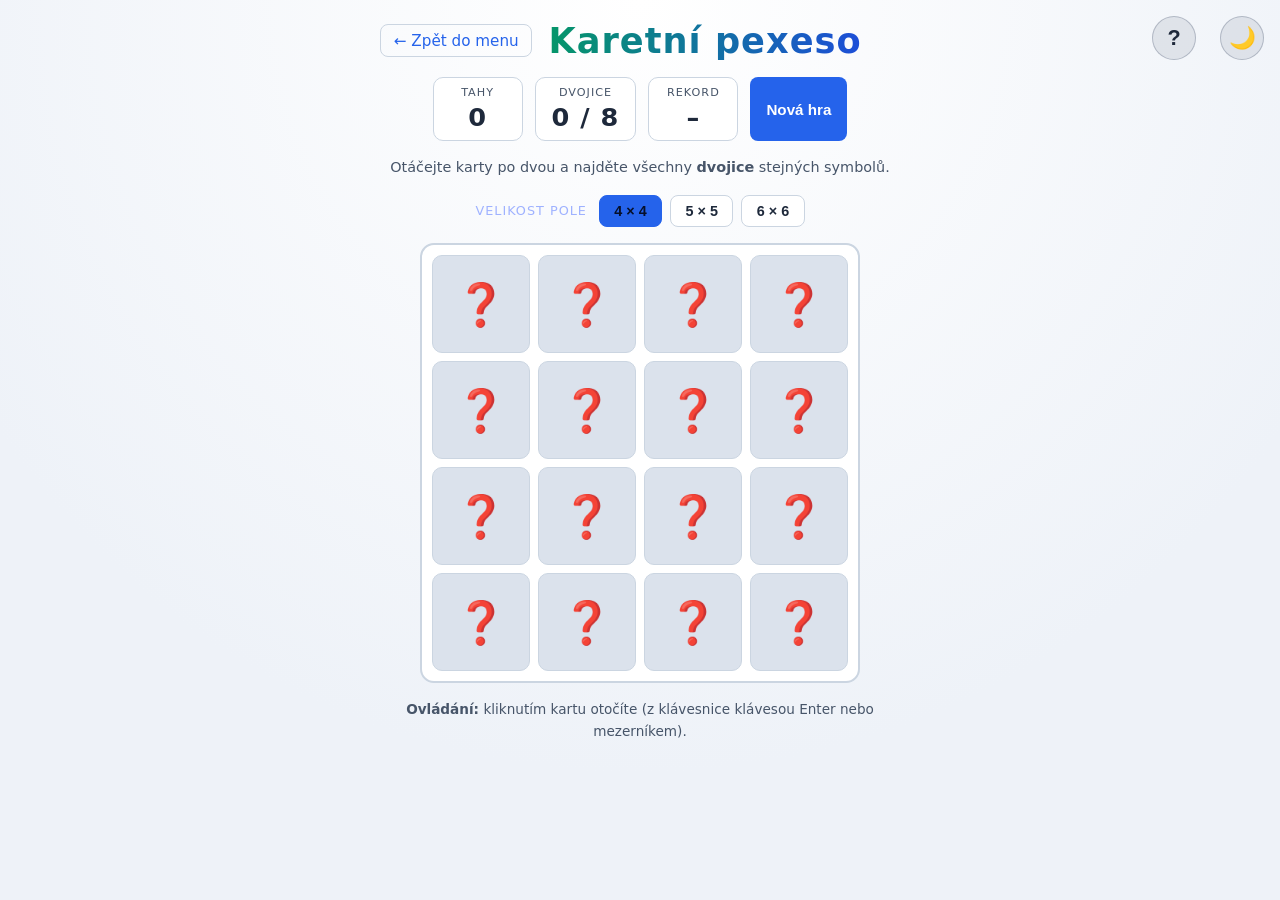
<file: pexeso/index.html>
<!DOCTYPE html>
<html lang="cs">
<head>
  <meta charset="UTF-8">
  <meta name="viewport" content="width=device-width, initial-scale=1.0">
  <title>Karetní pexeso</title>
  <!-- společný přepínač motivu (tmavý / světlý) — skript běží synchronně, aby motiv platil i před vykreslením těla -->
  <link rel="stylesheet" href="../theme.css">
  <script src="../theme.js"></script>
  <!-- společné info okno: styly tlačítka a modálního dialogu s popisem hry -->
  <link rel="stylesheet" href="../info.css">
  <!-- externí styl hry místo inline style -->
  <link rel="stylesheet" href="style.css">
  <!-- externí JS s logikou hry místo inline skriptu -->
  <script src="js.js" defer></script>
  <!-- společné info okno: logika otevírání/zavírání modálního dialogu -->
  <script src="../info.js" defer></script>
</head>
<body class="gpex-body">
  <!-- info tlačítko — otevře okno s popisem, pravidly a ovládáním hry -->
  <button type="button" class="info-toggle" aria-label="Informace o hře" title="Jak hrát">?</button>

  <!-- info okno: statický obsah s popisem, pravidly, ovládáním a nastavením -->
  <div class="info-modal" id="infoModal" role="dialog" aria-modal="true" aria-labelledby="infoTitle" hidden>
    <div class="info-panel">
      <div class="info-head">
        <h2 class="info-title" id="infoTitle">🃏 Karetní pexeso</h2>
        <button type="button" class="info-close" aria-label="Zavřít informace">✕</button>
      </div>

      <p>Klasické pexeso pro jednoho hráče – otáčejte karty po dvou a hledejte dvojice stejných symbolů. Cílem je najít všechny dvojice na co nejmenší počet tahů.</p>

      <h3 class="info-section">Pravidla</h3>
      <ul class="info-list">
        <li>Karty leží lícem dolů. V každém tahu otočíte dvě karty.</li>
        <li>Pokud mají obě karty stejný symbol, zůstanou odkryté a započítají se jako nalezená dvojice.</li>
        <li>Pokud se symboly liší, karty se po krátké chvíli samy otočí zpět. Do té doby nelze otáčet další karty.</li>
        <li>Za tah se počítá každá otočená dvojice karet, ať už se shoduje, nebo ne. Čas se neměří.</li>
        <li>Hra skončí, jakmile najdete všechny dvojice.</li>
      </ul>

      <h3 class="info-section">Ovládání</h3>
      <ul class="info-list">
        <li>Kliknutím na kartu ji otočíte.</li>
        <li>Na kartu se můžete přesunout také klávesou Tab a otočit ji klávesou Enter nebo mezerníkem.</li>
        <li>Tlačítko <em>Nová hra</em> znovu zamíchá karty, vybere novou sadu symbolů a vynuluje tahy i nalezené dvojice.</li>
      </ul>

      <h3 class="info-section">Nastavení hry</h3>
      <ul class="info-list">
        <li>Velikost pole zvolíte tlačítky nad polem: 4 × 4 (8 dvojic), 5 × 5 (12 dvojic) nebo 6 × 6 (18 dvojic). Změnou velikosti začne nová hra.</li>
        <li>Pole 5 × 5 má lichý počet políček, proto na náhodném místě zůstane jedno prázdné.</li>
        <li>Při každé nové hře se náhodně vybere jedna ze čtyř sad symbolů: ovoce a zelenina, zvířata, příroda a počasí, nebo sport a volný čas.</li>
        <li>Rekord je nejmenší počet tahů, za který jste hru dokončili. Ukládá se v prohlížeči zvlášť pro každou velikost pole.</li>
      </ul>
    </div>
  </div>

  <!-- hlavička s návratem do rozcestníku -->
  <header class="gpex-header">
    <a class="back-link" href="../index.html">← Zpět do menu</a>
    <h1 class="gpex-title">Karetní pexeso</h1>
  </header>

  <main class="gpex-main">
    <!-- horní lišta se statistikami a tlačítkem nové hry -->
    <div class="hud">
      <div class="hud-box" aria-label="Počet tahů">
        <span class="hud-label">Tahy</span>
        <span class="hud-value" id="tahy">0</span>
      </div>

      <div class="hud-box" aria-label="Nalezené dvojice">
        <span class="hud-label">Dvojice</span>
        <span class="hud-value" id="dvojice">0 / 8</span>
      </div>

      <div class="hud-box" aria-label="Rekord – nejmenší počet tahů pro zvolenou velikost pole">
        <span class="hud-label">Rekord</span>
        <span class="hud-value" id="rekord">–</span>
      </div>

      <button type="button" id="restartBtn" class="ctrl-btn" title="Nová hra">Nová hra</button>
    </div>

    <!-- krátké pravidlo hry nad polem -->
    <p class="rule-help">
      Otáčejte karty po dvou a najděte všechny <strong>dvojice</strong> stejných symbolů.
    </p>

    <!-- volba velikosti hracího pole — hráč si tlačítkem vybere obtížnost -->
    <div class="size-select" role="group" aria-label="Velikost hracího pole">
      <span class="size-label">Velikost pole</span>
      <button type="button" class="size-btn" data-velikost="4">4 × 4</button>
      <button type="button" class="size-btn" data-velikost="5">5 × 5</button>
      <button type="button" class="size-btn" data-velikost="6">6 × 6</button>
    </div>

    <!-- rel. obal — uvnitř je hrací pole, nad ním může být překryv stavu výhry -->
    <div class="board-wrap">
      <!-- hrací pole: karty se generují v js.js, každá má rub a líce se symbolem -->
      <div id="pole" class="gpex-pole" role="grid" aria-label="Hrací pole karetního pexesa"></div>

      <!-- stav výhry — překryv přes hrací pole, skrytý dokud hra neskončí -->
      <div class="overlay" id="overlay" hidden>
        <p class="overlay-text" id="overlayText">Všechny dvojice nalezeny!</p>
        <button type="button" id="overlayBtn" class="ctrl-btn">Nová hra</button>
      </div>
    </div>

    <!-- nápověda s ovládáním pod polem -->
    <p class="keys-help">
      <strong>Ovládání:</strong> kliknutím kartu otočíte (z klávesnice klávesou Enter nebo mezerníkem).
    </p>
  </main>
</body>
</html>
</file>
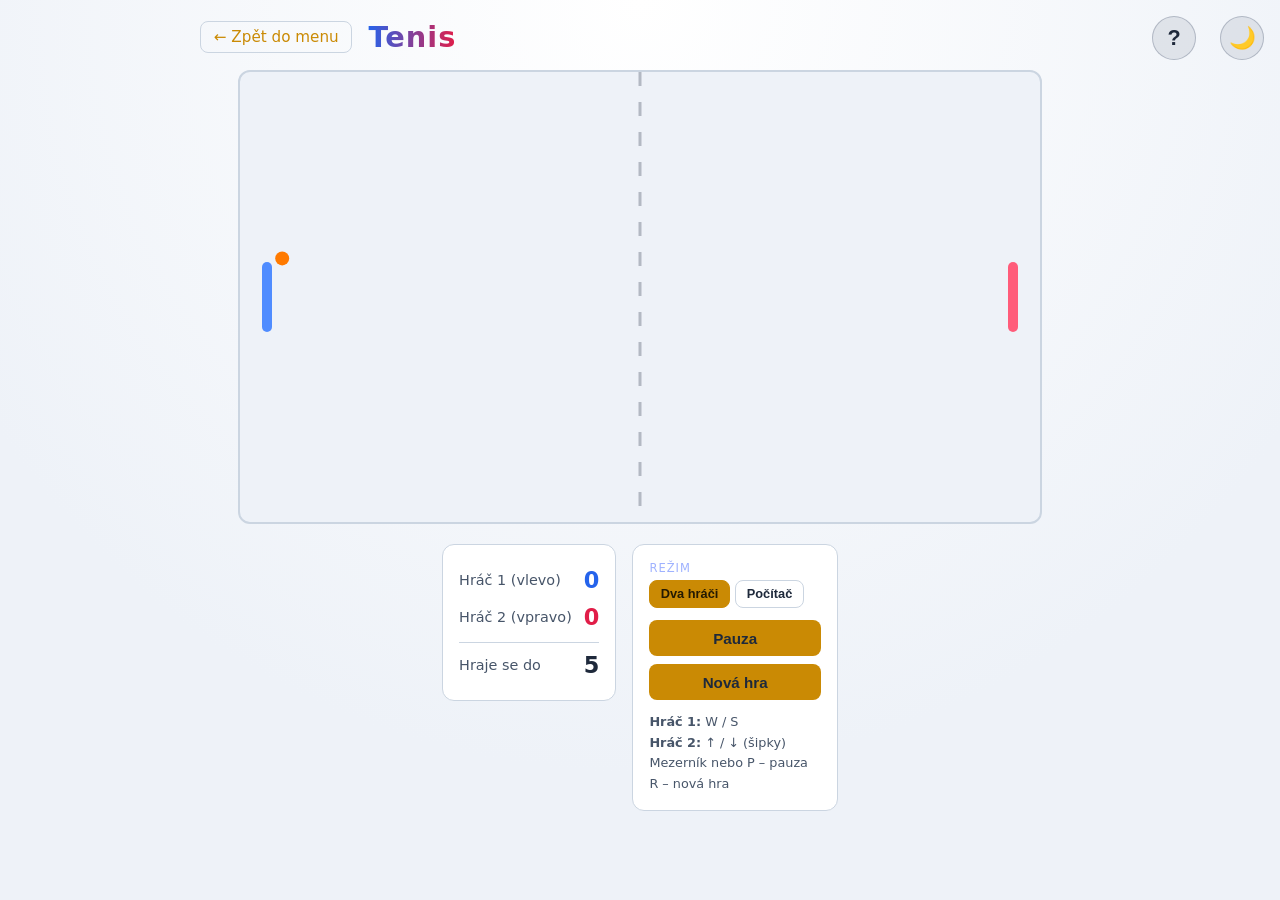
<file: tenis/index.html>
<!DOCTYPE html>
<html lang="cs">
<head>
  <meta charset="UTF-8">
  <meta name="viewport" content="width=device-width, initial-scale=1.0">
  <title>Tenis</title>
  <!-- společný přepínač motivu (tmavý / světlý) — skript běží synchronně, aby motiv platil i před vykreslením těla -->
  <link rel="stylesheet" href="../theme.css">
  <script src="../theme.js"></script>
  <!-- společné info okno: styly tlačítka a modálního dialogu s popisem hry -->
  <link rel="stylesheet" href="../info.css">
  <!-- externí styl hry místo inline style -->
  <link rel="stylesheet" href="style.css">
  <!-- externí JS s logikou hry místo inline skriptu -->
  <script src="js.js" defer></script>
  <!-- společné info okno: logika otevírání/zavírání modálního dialogu -->
  <script src="../info.js" defer></script>
</head>
<body class="tenis-body">
  <!-- info tlačítko — otevře okno s popisem, pravidly a ovládáním hry -->
  <button type="button" class="info-toggle" aria-label="Informace o hře" title="Jak hrát">?</button>

  <!-- info okno: statický obsah s popisem, pravidly, ovládáním a nastavením -->
  <div class="info-modal" id="infoModal" role="dialog" aria-modal="true" aria-labelledby="infoTitle" hidden>
    <div class="info-panel">
      <div class="info-head">
        <h2 class="info-title" id="infoTitle">🎾 Tenis</h2>
        <button type="button" class="info-close" aria-label="Zavřít informace">✕</button>
      </div>

      <p>Arkádový tenis ve stylu klasické hry Pong. Odrážejte míček raketou tak, aby ho soupeř nestihl vrátit.</p>

      <h3 class="info-section">Pravidla</h3>
      <ul class="info-list">
        <li>Každý hráč posouvá svou raketu nahoru a dolů a odráží míček na soupeřovu stranu.</li>
        <li>Míček se odráží od horního a dolního okraje hřiště. Úhel odrazu od rakety závisí na tom, kam míček na raketu dopadne – čím blíž k jejímu okraji, tím ostřeji odletí.</li>
        <li>Když hráč míček nevrátí a ten mu proletí za raketu, získává bod soupeř.</li>
        <li>Každým úderem raketou se míček o něco zrychlí (až do nejvyšší povolené rychlosti), takže výměny jsou stále rychlejší.</li>
        <li>Na začátku hry letí míček náhodně doleva, nebo doprava. Po každém bodu se podává ze středu hřiště směrem k hráči, který bod získal.</li>
        <li>Vyhrává hráč, který jako první získá 5 bodů.</li>
      </ul>

      <h3 class="info-section">Ovládání</h3>
      <ul class="info-list">
        <li>Hráč 1 (vlevo): W / S – nahoru / dolů</li>
        <li>Hráč 2 (vpravo): šipky ↑ / ↓ (jen v režimu <em>Dva hráči</em>)</li>
        <li>Mezerník nebo P – pauza / pokračování</li>
        <li>R – nová hra</li>
        <li>Totéž umožňují tlačítka <em>Pauza</em> a <em>Nová hra</em> v panelu u hřiště.</li>
      </ul>

      <h3 class="info-section">Nastavení hry</h3>
      <ul class="info-list">
        <li>Režim: <em>Dva hráči</em> (oba hrají u jedné klávesnice) nebo <em>Počítač</em> (hrajete vlevo proti počítači, který ovládá pravou raketu).</li>
        <li>Obtížnost počítače (jen v režimu <em>Počítač</em>): Lehký, Mírný, Střední (výchozí), Pokročilý, Expert, Mistr a Bůh. Úrovně se liší rychlostí rakety počítače a tím, jak často chybuje – na úrovni Bůh chybuje jen výjimečně. Změna obtížnosti platí hned, bez restartu hry.</li>
        <li>Hraje se vždy do 5 bodů. Po změně režimu začne automaticky nová hra.</li>
      </ul>
    </div>
  </div>

  <!-- hlavička s návratem do rozcestníku -->
  <header class="tenis-header">
    <a class="back-link" href="../index.html">← Zpět do menu</a>
    <h1 class="tenis-title">Tenis</h1>
  </header>

  <main class="tenis-main">
    <!-- rel. obal — uvnitř je hrací pole, nad ním může být překryv stavů (pauza/výhra) -->
    <div class="board-wrap">
      <!-- herní pole — rozměr canvasu odpovídá rozloze hřiště (poměr 16:9) -->
      <canvas id="board" class="tenis-board" width="800" height="450" aria-label="Hrací pole hry Tenis"></canvas>

      <!-- stavy hry (pauza / konec) — překryv přes herní pole, skrytý když nepotřebujeme -->
      <div class="overlay" id="overlay" hidden>
        <p class="overlay-text" id="overlayText">Pauza</p>
        <button type="button" id="overlayBtn" class="ctrl-btn">Pokračovat</button>
      </div>
    </div>

    <!-- boční panel se skóre a ovládáním obou hráčů -->
    <aside class="tenis-side">
      <!-- panel se skóre obou hráčů -->
      <section class="panel stats-panel" aria-label="Skóre">
        <div class="score-row">
          <span class="score-label">Hráč 1 (vlevo)</span>
          <span class="score-value" id="scoreLeft">0</span>
        </div>
        <div class="score-row">
          <span class="score-label" id="scoreRightLabel">Hráč 2 (vpravo)</span>
          <span class="score-value" id="scoreRight">0</span>
        </div>
        <div class="score-row hint">
          <span class="score-label">Hraje se do</span>
          <span class="score-value" id="target">5</span>
        </div>
      </section>

      <!-- ovládací prvky — klikací alternativy k klávesnici + popis kláves -->
      <section class="panel controls-panel" aria-label="Ovládání">
        <!-- nastavení hry — režim a obtížnost jako skupiny tlačítek vedle sebe (horizontálně) -->
        <div class="settings">
          <!-- volba režimu: dva hráči u jednoho klávesnice, nebo proti počítači -->
          <div class="setting-group">
            <span class="setting-label">Režim</span>
            <div class="btn-row" id="modeBtns" role="group" aria-label="Režim">
              <button type="button" class="seg-btn" data-rezim="dvouhra">Dva hráči</button>
              <button type="button" class="seg-btn" data-rezim="pocitac">Počítač</button>
            </div>
          </div>

          <!-- obtížnost počítače — viditelná jen v režimu „Počítač" (skrytou ji JS);
               7 tlačítek se vejde do jednoho řádku, při nedostatku místa se láme do dvou -->
          <div class="setting-group" id="diffWrap" hidden>
            <span class="setting-label">Obtížnost</span>
            <div class="btn-row" id="diffBtns" role="group" aria-label="Obtížnost">
              <button type="button" class="seg-btn" data-obtiznost="lehky">Lehký</button>
              <button type="button" class="seg-btn" data-obtiznost="mirny">Mírný</button>
              <button type="button" class="seg-btn" data-obtiznost="stredni">Střední</button>
              <button type="button" class="seg-btn" data-obtiznost="pokrocily">Pokročilý</button>
              <button type="button" class="seg-btn" data-obtiznost="expert">Expert</button>
              <button type="button" class="seg-btn" data-obtiznost="mistr">Mistr</button>
              <button type="button" class="seg-btn" data-obtiznost="obtizny">Bůh</button>
            </div>
          </div>
        </div>

        <button type="button" id="pauseBtn" class="ctrl-btn full">Pauza</button>
        <button type="button" id="restartBtn" class="ctrl-btn full">Nová hra</button>
        <p class="keys-help">
          <strong>Hráč 1:</strong> W / S<br>
          <strong>Hráč 2:</strong> ↑ / ↓ (šipky)<br>
          Mezerník nebo P – pauza<br>
          R – nová hra
        </p>
      </section>
    </aside>
  </main>
</body>
</html>
</file>
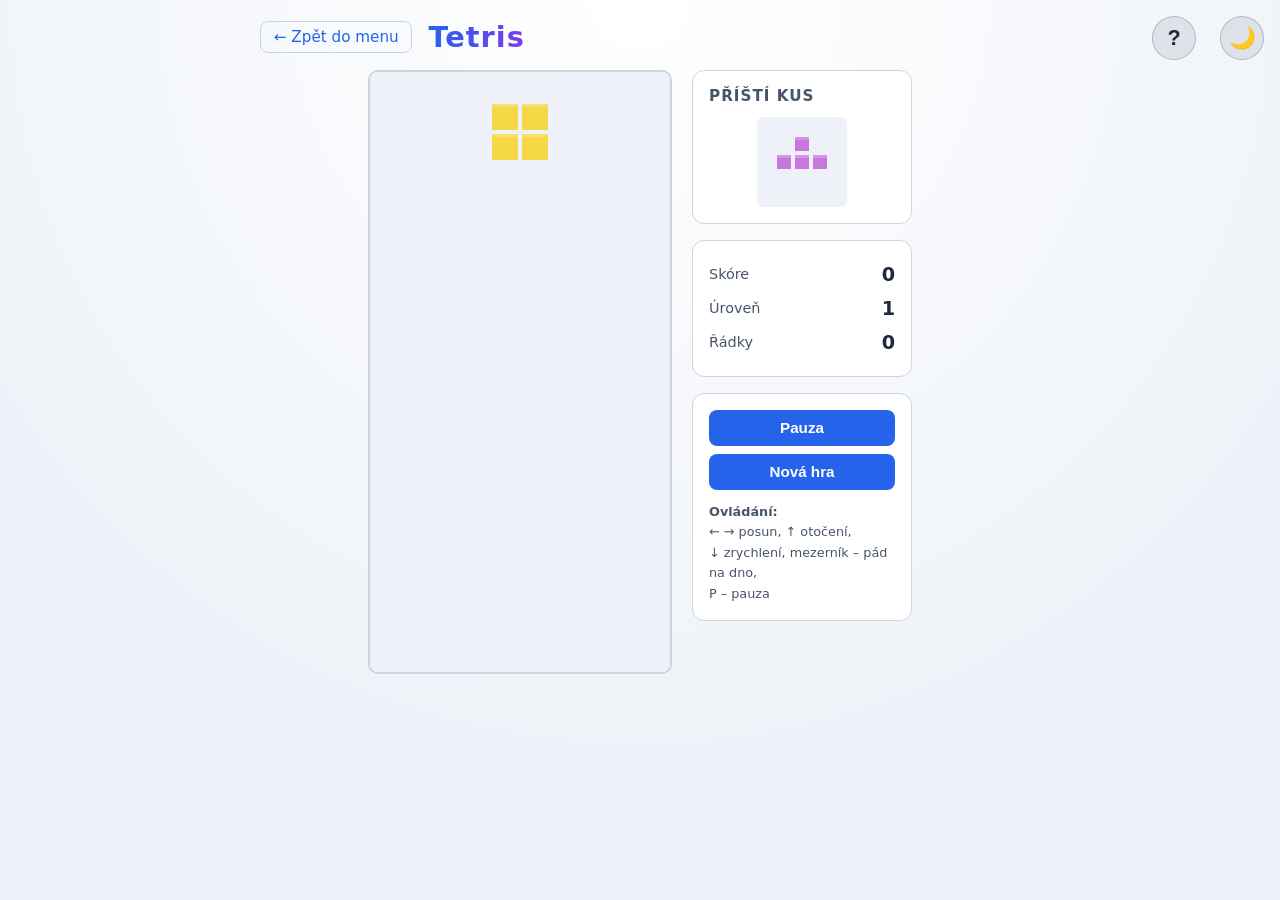
<file: tetris/index.html>
<!DOCTYPE html>
<html lang="cs">
<head>
  <meta charset="UTF-8">
  <meta name="viewport" content="width=device-width, initial-scale=1.0">
  <title>Tetris</title>
  <!-- společný přepínač motivu (tmavý / světlý) — skript běží synchronně, aby motiv platil i před vykreslením těla -->
  <link rel="stylesheet" href="../theme.css">
  <script src="../theme.js"></script>
  <!-- společné info okno: styly tlačítka a modálního dialogu s popisem hry -->
  <link rel="stylesheet" href="../info.css">
  <!-- externí styl hry místo inline style -->
  <link rel="stylesheet" href="style.css">
  <!-- externí JS s logikou hry místo inline skriptu -->
  <script src="js.js" defer></script>
  <!-- společné info okno: logika otevírání/zavírání modálního dialogu -->
  <script src="../info.js" defer></script>
</head>
<body class="tetris-body">
  <!-- info tlačítko — otevře okno s popisem, pravidly a ovládáním hry -->
  <button type="button" class="info-toggle" aria-label="Informace o hře" title="Jak hrát">?</button>

  <!-- info okno: statický obsah s popisem, pravidly, ovládáním a nastavením -->
  <div class="info-modal" id="infoModal" role="dialog" aria-modal="true" aria-labelledby="infoTitle" hidden>
    <div class="info-panel">
      <div class="info-head">
        <h2 class="info-title" id="infoTitle">🧱 Tetris</h2>
        <button type="button" class="info-close" aria-label="Zavřít informace">✕</button>
      </div>

      <p>Klasická skládačka – padající kusy ze čtyř čtverečků otáčíte a posouváte tak, aby zaplnily celé řádky. Plný řádek zmizí a přinese vám body.</p>

      <h3 class="info-section">Pravidla</h3>
      <ul class="info-list">
        <li>Shora do pole postupně padají kusy složené ze 4 čtverečků (tvary I, O, T, S, Z, J, L).</li>
        <li>Padající kus můžete posouvat doleva a doprava, otáčet a urychlit jeho pád.</li>
        <li>Jakmile kus dopadne na dno nebo na jiné kusy, zůstane ležet a shora se objeví další.</li>
        <li>Zaplněný řádek zmizí. Za 1, 2, 3 nebo 4 řádky odstraněné najednou získáte 100, 300, 500 nebo 800 bodů vynásobených aktuální úrovní.</li>
        <li>Hra končí, když se nový kus nevejde do pole, protože hromada dosáhla horního okraje.</li>
      </ul>

      <h3 class="info-section">Ovládání</h3>
      <ul class="info-list">
        <li>← → – posun kusu doleva a doprava</li>
        <li>↑ – otočení kusu po směru hodinových ručiček</li>
        <li>↓ – zrychlený pád (+1 bod za každé políčko)</li>
        <li>Mezerník – okamžitý pád na dno (+2 body)</li>
        <li>P – pauza a pokračování ve hře</li>
        <li>Tlačítka <em>Pauza</em> a <em>Nová hra</em> v bočním panelu ovládají hru myší.</li>
      </ul>

      <h3 class="info-section">Nastavení hry</h3>
      <ul class="info-list">
        <li>Hrací pole má pevný rozměr 10 × 20 políček.</li>
        <li>Kusy se losují po sadách: v každé sedmici se každý ze 7 tvarů objeví právě jednou.</li>
        <li>Každých 10 odstraněných řádků stoupne úroveň (nejvýše na 15) a kusy padají rychleji.</li>
        <li>V panelu <em>Příští kus</em> vidíte, který kus přijde na řadu.</li>
      </ul>
    </div>
  </div>

  <!-- hlavička s návratem do rozcestníku -->
  <header class="tetris-header">
    <a class="back-link" href="../index.html">← Zpět do menu</a>
    <h1 class="tetris-title">Tetris</h1>
  </header>

  <main class="tetris-main">
    <!-- rel. kontejner — nahoře je herní pole, nad ním může být překryv stavů (pauza/konec) -->
    <div class="board-wrap">
      <!-- herní pole — rozměr canvasu nastavuje JS podle rozměru hrací mřížky -->
      <canvas id="board" class="tetris-board" width="300" height="600" aria-label="Herní pole Tetrisu"></canvas>

      <!-- stavy hry (pauza / konec) — překryv přes herní pole, skrytý když nepotřebujeme -->
      <div class="overlay" id="overlay" hidden>
        <p class="overlay-text" id="overlayText">Pauza</p>
        <button type="button" id="overlayBtn" class="ctrl-btn">Pokračovat</button>
      </div>
    </div>

    <!-- boční panel s informacemi a ovládáním -->
    <aside class="tetris-side">
      <!-- panel s náhledem příštího kusu -->
      <section class="panel next-panel" aria-label="Příští kus">
        <h2 class="panel-title">Příští kus</h2>
        <canvas id="next" class="tetris-next" width="90" height="90" aria-label="Náhled příštího kusu"></canvas>
      </section>

      <!-- panel se statistiky hry -->
      <section class="panel stats-panel" aria-label="Statistiky hry">
        <div class="stat-row">
          <span class="stat-label">Skóre</span>
          <span class="stat-value" id="score">0</span>
        </div>
        <div class="stat-row">
          <span class="stat-label">Úroveň</span>
          <span class="stat-value" id="level">1</span>
        </div>
        <div class="stat-row">
          <span class="stat-label">Řádky</span>
          <span class="stat-value" id="lines">0</span>
        </div>
      </section>

      <!-- ovládací prvky — klikací alternativy k klávesnici -->
      <section class="panel controls-panel" aria-label="Ovládání">
        <button type="button" id="pauseBtn" class="ctrl-btn full">Pauza</button>
        <button type="button" id="restartBtn" class="ctrl-btn full">Nová hra</button>
        <p class="keys-help">
          <strong>Ovládání:</strong><br>
          ← → posun, ↑ otočení,<br>
          ↓ zrychlení, mezerník – pád na dno,<br>
          P – pauza
        </p>
      </section>
    </aside>
  </main>
</body>
</html>
</file>
<file: theme.css>
/* ====== Přepínač motivu — společné styly pro menu i všechny hry ====== */
/* Tlačítko je pevně upnuto nahoře vpravo, takže je dostupné na každé stránce.
   Pozadí je neutrální poloprůhledné, aby fungovalo bez rozdílu na tmavém i světlém motivu. */
.theme-toggle {
  position: fixed;
  top: 1rem;
  right: 1rem;
  z-index: 50;
  width: 44px;
  height: 44px;
  display: inline-flex;
  align-items: center;
  justify-content: center;
  font-size: 1.35rem;
  line-height: 1;
  cursor: pointer;
  border-radius: 50%;
  border: 1px solid rgba(120, 130, 150, 0.45);
  background: rgba(120, 130, 150, 0.16);
  color: inherit;
  transition: transform 0.12s ease, background 0.15s ease;
}

/* jemná odezva na najetí a stisknutí */
.theme-toggle:hover {
  transform: scale(1.08);
  background: rgba(120, 130, 150, 0.28);
}

.theme-toggle:active {
  transform: scale(0.94);
}
</file>
<file: style.css>
/* ====== Rozcestník — celkový ráh a fonty ====== */
:root {
  /* barevná paleta rozcestníku, jednotlivé hry si mohou definovat vlastní proměnné */
  --bg: #0f172a;
  --bg-card: #1e293b;
  --bg-card-hover: #334155;
  --fg: #e2e8f0;
  --accent: #38bdf8;
  --accent-soft: #0ea5e9;
  --radius: 14px;
}

* {
  box-sizing: border-box;
}

body.menu-body {
  margin: 0;
  min-height: 100vh;
  background: radial-gradient(circle at top, #1e293b 0%, var(--bg) 60%);
  color: var(--fg);
  font-family: "Segoe UI", system-ui, -apple-system, sans-serif;
  display: flex;
  flex-direction: column;
  align-items: center;
  padding: 2rem 1rem 3rem;
}

/* záhlaví rozcestníku */
.menu-header {
  text-align: center;
  margin-bottom: 2rem;
}

.menu-title {
  margin: 0 0 0.5rem;
  font-size: 2.4rem;
  letter-spacing: 0.5px;
  background: linear-gradient(90deg, var(--accent), #a78bfa);
  -webkit-background-clip: text;
  background-clip: text;
  color: transparent;
}

.menu-subtitle {
  margin: 0;
  color: #94a3b8;
  font-size: 1rem;
}

/* mřížka karet — responzivní, na úzkých zařízeních se skládá do sloupce */
.menu-grid {
  display: grid;
  grid-template-columns: repeat(auto-fit, minmax(220px, 1fr));
  gap: 1.25rem;
  width: 100%;
  max-width: 900px;
}

/* jednotlivá karta hry — celý odkaz je klikací plocha navigující na hru */
.game-card {
  display: flex;
  flex-direction: column;
  align-items: center;
  gap: 0.75rem;
  padding: 1.75rem 1.25rem;
  background: var(--bg-card);
  border: 1px solid #334155;
  border-radius: var(--radius);
  text-decoration: none;
  color: var(--fg);
  transition: transform 0.15s ease, background 0.15s ease, box-shadow 0.15s ease;
}

.game-card:hover,
.game-card:focus-visible {
  background: var(--bg-card-hover);
  transform: translateY(-4px);
  box-shadow: 0 12px 24px rgba(0, 0, 0, 0.35);
  outline: none;
  border-color: var(--accent);
}

/* velká ikona (emoji) nad název hry — jemná vizuální identita titulu */
.game-card .game-icon {
  font-size: 3rem;
  line-height: 1;
}

.game-card .game-name {
  font-size: 1.25rem;
  font-weight: 600;
}

.game-card .game-desc {
  margin: 0;
  font-size: 0.9rem;
  color: #94a3b8;
  text-align: center;
}

/* patička rozcestníku */
.menu-footer {
  margin-top: auto;
  padding-top: 2rem;
  color: #64748b;
  text-align: center;
}

/* každý řádek v patičce na samostatném řádku */
.menu-footer small {
  display: block;
}

/* autorská poznámka o AI modelu — jemnější odstín pod autorským řádkem */
.menu-credit {
  display: block;
  margin-top: 0.35rem;
  color: #475569;
}

/* ====== Světlý motiv rozcestníku (aktivuje se přes html[data-motiv="svetly"]) ====== */
/* Přepíšeme barevné proměnné; tmavý motiv zůstává výchozí, světlý jen mění paletu. */
html[data-motiv="svetly"] {
  --bg: #eef2f8;
  --bg-card: #ffffff;
  --bg-card-hover: #e2e8f0;
  --fg: #1e293b;
  --accent: #0284c7;
  --accent-soft: #0ea5e9;
}

/* světlé pozadí stránky — jasný gradient místo tmavého */
html[data-motiv="svetly"] body.menu-body {
  background: radial-gradient(circle at top, #ffffff 0%, var(--bg) 60%);
}

/* nadpis zůstává gradientem, ale s tmavším akcentem pro čitelnost na světle */
html[data-motiv="svetly"] .menu-title {
  background: linear-gradient(90deg, var(--accent), #7c3aed);
  -webkit-background-clip: text;
  background-clip: text;
}

/* jemnější popisky a patička — tmavší odstíny pro kontrast na světlém pozadí */
html[data-motiv="svetly"] .menu-subtitle,
html[data-motiv="svetly"] .game-desc {
  color: #475569;
}

/* karty — světlé pozadí, viditelný rámeček, jemnější stín */
html[data-motiv="svetly"] .game-card {
  border-color: #cbd5e1;
}

html[data-motiv="svetly"] .game-card:hover,
html[data-motiv="svetly"] .game-card:focus-visible {
  box-shadow: 0 12px 24px rgba(15, 23, 42, 0.12);
}

/* patička a autorská poznámka — čitelné tmavé odstíny */
html[data-motiv="svetly"] .menu-footer {
  color: #64748b;
}

html[data-motiv="svetly"] .menu-credit {
  color: #94a3b8;
}
</file>
<file: info.css>
/* ====== Společné info okno — tlačítko "?" + modální dialog s popisem hry ====== */
/* Tlačítko je pevně upnuto nahoře vpravo vedle přepínače motivu,
   aby bylo dostupné na každé stránce bez ohledu na rozložení hry. */
.info-toggle {
  position: fixed;
  top: 1rem;
  right: 5.25rem; /* vlevo od tlačítka motivu (44px + mezera) */
  z-index: 50;
  width: 44px;
  height: 44px;
  display: inline-flex;
  align-items: center;
  justify-content: center;
  font-size: 1.35rem;
  line-height: 1;
  font-weight: 700;
  cursor: pointer;
  border-radius: 50%;
  border: 1px solid rgba(120, 130, 150, 0.45);
  background: rgba(120, 130, 150, 0.16);
  color: inherit;
  transition: transform 0.12s ease, background 0.15s ease;
}

/* jemná odezva na najetí a stisknutí — stejná jako u přepínače motivu */
.info-toggle:hover {
  transform: scale(1.08);
  background: rgba(120, 130, 150, 0.28);
}

.info-toggle:active {
  transform: scale(0.94);
}

/* ====== Modální dialog s popisem hry ====== */
/* Překryv (backdrop) zakryje celou stránku a tlumí pozadí. */
.info-modal {
  position: fixed;
  inset: 0;
  z-index: 100;
  display: flex;
  align-items: center;
  justify-content: center;
  padding: 1rem;
  background: rgba(8, 12, 24, 0.6);
  backdrop-filter: blur(3px);
}

/* skrytý stav — dialog se zobrazuje přes hidden atribut */
.info-modal[hidden] {
  display: none;
}

/* vnitřní panel s obsahem — omezená šířka a výška s vlastním scrollem */
.info-panel {
  width: 100%;
  max-width: 560px;
  max-height: min(80vh, 720px);
  overflow-y: auto;
  background: var(--info-bg, #1e293b);
  color: var(--info-fg, #e2e8f0);
  border: 1px solid var(--info-border, #334155);
  border-radius: 14px;
  box-shadow: 0 20px 50px rgba(0, 0, 0, 0.45);
  padding: 1.5rem 1.75rem 1.75rem;
  font-family: "Segoe UI", system-ui, -apple-system, sans-serif;
}

/* záhlaví panelu — název hry a zavírací tlačítko vedle sebe */
.info-head {
  display: flex;
  align-items: center;
  justify-content: space-between;
  gap: 1rem;
  margin-bottom: 1rem;
}

.info-title {
  margin: 0;
  font-size: 1.4rem;
  font-weight: 700;
}

/* kruhové zavírací tlačítko vpravo nahoře */
.info-close {
  width: 36px;
  height: 36px;
  flex: none;
  display: inline-flex;
  align-items: center;
  justify-content: center;
  font-size: 1.25rem;
  line-height: 1;
  cursor: pointer;
  border-radius: 50%;
  border: 1px solid var(--info-border, #334155);
  background: transparent;
  color: inherit;
  transition: background 0.15s ease, transform 0.12s ease;
}

.info-close:hover {
  background: rgba(120, 130, 150, 0.2);
  transform: scale(1.08);
}

/* nadpisy jednotlivých sekcí (Pravidla / Ovládání / Nastavení) */
.info-section {
  margin: 1.1rem 0 0.4rem;
  font-size: 1.02rem;
  font-weight: 600;
  color: var(--info-accent, #38bdf8);
}

/* textový odstavec v popisu */
.info-panel p {
  margin: 0.4rem 0;
  line-height: 1.55;
}

/* odrážkový seznam — např. pravidla nebo možnosti nastavení */
.info-list {
  margin: 0.3rem 0 0.6rem;
  padding-left: 1.3rem;
  line-height: 1.55;
}

/* zkrácený popisek pod odstavcem (např. vysvětlení kláves) */
.info-note {
  margin-top: 0.25rem;
  font-size: 0.9rem;
  opacity: 0.8;
}

/* ====== Přizpůsobení světlému motivu ====== */
/* Každá hra si může definovat vlastní proměnné --info-*;
   výchozí hodnoty pro světlý motiv přepíšeme tady, aby dialog
   fungoval na stránkách, které tyto proměnné sami nezadávají. */
html[data-motiv="svetly"] .info-panel {
  --info-bg: #ffffff;
  --info-fg: #1e293b;
  --info-border: #cbd5e1;
  --info-accent: #0284c7;
}
</file>
<file: 2048/style.css>
/* ====== 2048 — vlastní proměnné barev, aby hra nezávisela na rozcestníku ====== */
.g2048-body,
.g2048-body * {
  box-sizing: border-box;
}

.g2048-body {
  --bg: #0b1020;
  --bg-panel: #1b2340;
  --border: #2b3561;
  --fg: #e6ecff;
  --accent: #4f8cff;
  --cell-empty: #10162b;
  --cell-base: #2a3458;

  margin: 0;
  min-height: 100vh;
  background: radial-gradient(circle at top, #16204a 0%, var(--bg) 70%);
  color: var(--fg);
  font-family: "Segoe UI", system-ui, -apple-system, sans-serif;
  display: flex;
  flex-direction: column;
  align-items: center;
  padding: 1.25rem 1rem 2rem;
}

/* hlavička s názvem hry a odkazem zpět */
.g2048-header {
  display: flex;
  align-items: center;
  gap: 1rem;
  width: 100%;
  max-width: 520px;
  margin-bottom: 1rem;
}

.back-link {
  color: var(--accent);
  text-decoration: none;
  font-size: 0.95rem;
  padding: 0.4rem 0.8rem;
  border: 1px solid var(--border);
  border-radius: 8px;
  transition: background 0.15s ease;
}

.back-link:hover {
  background: color-mix(in srgb, var(--accent) 15%, transparent);
}

.g2048-title {
  margin: 0;
  font-size: 2.2rem;
  letter-spacing: 2px;
  background: linear-gradient(90deg, #f2b134, #e67e22);
  -webkit-background-clip: text;
  background-clip: text;
  color: transparent;
}

/* hlavní rozložení — sloupec uprostřed */
.g2048-main {
  display: flex;
  flex-direction: column;
  gap: 1rem;
  align-items: center;
  width: 100%;
  max-width: 520px;
}

/* horní lišta se statistikami a tlačítkem nové hry */
.hud {
  display: flex;
  align-items: stretch;
  gap: 0.75rem;
  flex-wrap: wrap;
  justify-content: center;
}

/* jeden ukazatel (skóre / rekord) — tmavý displej */
.hud-box {
  display: flex;
  flex-direction: column;
  align-items: center;
  gap: 0.2rem;
  padding: 0.5rem 1rem;
  background: var(--bg-panel);
  border: 1px solid var(--border);
  border-radius: 10px;
  min-width: 90px;
}

.hud-label {
  font-size: 0.7rem;
  text-transform: uppercase;
  letter-spacing: 1px;
  color: #9fb2ff;
}

.hud-value {
  font-size: 1.6rem;
  font-weight: 700;
  font-variant-numeric: tabular-nums;
  letter-spacing: 1px;
}

/* tlačítko nové hry v liště */
.ctrl-btn {
  padding: 0.6rem 1rem;
  background: var(--accent);
  color: #06102a;
  border: none;
  border-radius: 8px;
  font-size: 0.95rem;
  font-weight: 600;
  cursor: pointer;
  transition: filter 0.15s ease, transform 0.1s ease;
}

.ctrl-btn:hover {
  filter: brightness(1.1);
}

.ctrl-btn:active {
  transform: translateY(1px);
}

/* krátké pravidlo hry nad polem */
.rule-help {
  margin: 0;
  font-size: 0.9rem;
  color: #9fb2ff;
  text-align: center;
  line-height: 1.5;
}

/* relativní obal pro hrací pole + překryv stavů */
.board-wrap {
  position: relative;
  width: 100%;
  max-width: 440px;
}

/* hrací pole — relativní kontejner se dvěma vrstvami (pozadí + dlaždice) */
.g2048-board {
  --pad: 10px; /* vnitřní okraj; musí odpovídat inset vrstvy dlaždic */
  position: relative;
  padding: var(--pad);
  background: var(--bg-panel);
  border: 2px solid var(--border);
  border-radius: 14px;
  touch-action: none; /* zamezuje scrollu stránky při tažení po poli */
}

/* spodní vrstva — statické pozadí políček 4x4, dává poli rozměr a mřížku */
.grid-bg {
  display: grid;
  grid-template-columns: repeat(4, minmax(0, 1fr));
  gap: 10px;
}

/* jedno prázdné pozadí políčka (čtverec přes aspect-ratio) */
.bg-cell {
  aspect-ratio: 1 / 1;
  border-radius: 8px;
  background: var(--cell-empty);
}

/* horní vrstva — absolutně položená nad pozadí, nese animované dlaždice */
.tiles {
  position: absolute;
  inset: var(--pad); /* zarovnání s obsahem pole (vnitřní okraj) */
}

/* jedna dlaždice — absolutně položená, positionuje ji JS přes left/top */
.tile {
  position: absolute;
  display: flex;
  align-items: center;
  justify-content: center;
  font-size: clamp(1.3rem, 6vw, 2.2rem);
  font-weight: 700;
  user-select: none;
  border-radius: 8px;
  color: #f9f6f2;
  /* plynulý posun při tahu; rozměry se mění jen při změně velikosti okna */
  transition: left 0.13s ease-in-out, top 0.13s ease-in-out,
              width 0.13s ease, height 0.13s ease;
  will-change: transform;
}

/* objev nové dlaždice — jemné zvětšení od nuly */
@keyframes dlazdice-objev {
  from { transform: scale(0); }
  to   { transform: scale(1); }
}

/* dlaždice vzniklá sloučením — mírné „vyfouknutí" dolehnutí */
@keyframes dlazdice-pop {
  0%   { transform: scale(0); }
  60%  { transform: scale(1.15); }
  100% { transform: scale(1); }
}

.tile.new    { animation: dlazdice-objev 0.18s ease; }
.tile.merged { animation: dlazdice-pop 0.2s ease; }

/* barvy jednotlivých hodnot dlaždic (klasická paleta 2048) */
.tile.v-2    { background: #eee4da; color: #776e65; }
.tile.v-4    { background: #ede0c8; color: #776e65; }
.tile.v-8    { background: #f2b179; color: #f9f6f2; }
.tile.v-16   { background: #f59563; color: #f9f6f2; }
.tile.v-32   { background: #f67c5f; color: #f9f6f2; }
.tile.v-64   { background: #f65e3b; color: #f9f6f2; }
.tile.v-128  { background: #edcf72; color: #f9f6f2; font-size: clamp(1.1rem, 5vw, 1.9rem); }
.tile.v-256  { background: #edcc61; color: #f9f6f2; font-size: clamp(1.1rem, 5vw, 1.9rem); }
.tile.v-512  { background: #edc850; color: #f9f6f2; font-size: clamp(1.1rem, 5vw, 1.9rem); }
.tile.v-1024 { background: #edc53f; color: #f9f6f2; font-size: clamp(0.9rem, 4vw, 1.5rem); }

/* dlaždice 2048 a vyšší — zlaté zvýraznění pro úspěch */
.tile.v-max  {
  background: linear-gradient(135deg, #ffd54f, #ff8f00);
  color: #3a2a00;
  font-size: clamp(0.9rem, 4vw, 1.5rem);
}

/* překryv stavů (výhra / konec) nad herním polem */
.overlay {
  position: absolute;
  inset: 0;
  display: flex;
  flex-direction: column;
  align-items: center;
  justify-content: center;
  gap: 1rem;
  background: rgba(5, 8, 22, 0.78);
  border-radius: 14px;
  backdrop-filter: blur(2px);
}

.overlay-text {
  margin: 0;
  font-size: 1.5rem;
  font-weight: 700;
  text-align: center;
  padding: 0 1rem;
}

/* při skrytí overlay (hidden) odpojíme i zobrazení */
.overlay[hidden] {
  display: none;
}

/* nápověda s ovládáním pod polem */
.keys-help {
  margin: 0;
  font-size: 0.85rem;
  color: #9fb2ff;
  line-height: 1.6;
  text-align: center;
}

/* patička rozcestníku */
.g2048-footer {
  margin-top: auto;
  padding-top: 2rem;
  color: #64748b;
  text-align: center;
}

/* každý řádek v patičce na samostatném řádku */
.g2048-footer small {
  display: block;
}

/* ====== Světlý motiv 2048 (aktivuje se přes html[data-motiv="svetly"]) ====== */
/* Přepíšeme barevné proměnné na světlou paletu; dlaždice si drží vlastní barvy. */
html[data-motiv="svetly"] .g2048-body {
  --bg: #eef2f8;
  --bg-panel: #ffffff;
  --border: #cbd5e1;
  --fg: #1e293b;
  --accent: #2563eb;
  --cell-empty: #dbe2ec;
  --cell-base: #c3cede;
}

/* světlé pozadí stránky a viditelná plocha hracího pole */
html[data-motiv="svetly"] .g2048-body {
  background: radial-gradient(circle at top, #ffffff 0%, var(--bg) 70%);
}

/* nadpis — tmavší zlatý gradient pro čitelnost na světlém pozadí */
html[data-motiv="svetly"] .g2048-title {
  background: linear-gradient(90deg, #d97706, #c2410c);
  -webkit-background-clip: text;
  background-clip: text;
}

/* popisky ukazatelů a nápovědy — tmavé odstíny pro kontrast */
html[data-motiv="svetly"] .hud-label,
html[data-motiv="svetly"] .rule-help,
html[data-motiv="svetly"] .keys-help {
  color: #475569;
}

/* překryv stavů — světlé poloprůhledné místo tmavého */
html[data-motiv="svetly"] .overlay {
  background: rgba(255, 255, 255, 0.82);
}

/* tlačítko akcentu — tmavý text zůstává čitelný i na světlém motivu */
html[data-motiv="svetly"] .ctrl-btn {
  color: #ffffff;
}

/* patička — čitelný tmavý odstín */
html[data-motiv="svetly"] .g2048-footer {
  color: #64748b;
}
</file>
<file: arkanoid/style.css>
/* ====== Arkanoid — vlastní proměnné barev, aby hra nezávisela na rozcestníku ====== */
/* box-sizing po hranicích, aby padding/border nepřibíraly na velikostech */
.arkanoid-body,
.arkanoid-body * {
  box-sizing: border-box;
}

.arkanoid-body {
  --bg: #0b1020;
  --bg-panel: #1b2340;
  --border: #2b3561;
  --fg: #e6ecff;
  --accent: #4f8cff;
  --accent-soft: #0ea5e9;
  --danger: #ff5c7a;
  --ball: #f6e05e;
  --paddle: #6ea8ff;

  margin: 0;
  min-height: 100vh;
  background: radial-gradient(circle at top, #16204a 0%, var(--bg) 70%);
  color: var(--fg);
  font-family: "Segoe UI", system-ui, -apple-system, sans-serif;
  display: flex;
  flex-direction: column;
  align-items: center;
  padding: 1.25rem 1rem 2rem;
}

/* hlavička s názvem hry a odkazem zpět */
.arkanoid-header {
  display: flex;
  align-items: center;
  gap: 1rem;
  width: 100%;
  max-width: 760px;
  margin-bottom: 1rem;
}

.back-link {
  color: var(--accent);
  text-decoration: none;
  font-size: 0.95rem;
  padding: 0.4rem 0.8rem;
  border: 1px solid var(--border);
  border-radius: 8px;
  transition: background 0.15s ease;
}

.back-link:hover {
  background: color-mix(in srgb, var(--accent) 15%, transparent);
}

.arkanoid-title {
  margin: 0;
  font-size: 1.8rem;
  letter-spacing: 1px;
  background: linear-gradient(90deg, #f6e05e, #6ea8ff);
  -webkit-background-clip: text;
  background-clip: text;
  color: transparent;
}

/* hlavní rozložení — herní pole vedle bočního panelu */
.arkanoid-main {
  display: flex;
  gap: 1.25rem;
  align-items: flex-start;
  flex-wrap: wrap;
  justify-content: center;
  width: 100%;
  max-width: 760px;
}

/* relativní obal pro herní pole + překryv stavů */
.board-wrap {
  position: relative;
  display: inline-block;
  max-width: 100%;
}

.arkanoid-board {
  display: block;
  max-width: 100%;
  background:
    radial-gradient(circle at top, rgba(79,140,255,0.08) 0%, transparent 55%),
    #050816;
  border: 2px solid var(--border);
  border-radius: 12px;
}

/* boční panel — sloupec s informacemi a ovládáním */
.arkanoid-side {
  display: flex;
  flex-direction: column;
  gap: 1rem;
  width: 220px;
}

/* jednotlivý panel (rámeček) v bočním panelu */
.panel {
  background: var(--bg-panel);
  border: 1px solid var(--border);
  border-radius: 12px;
  padding: 1rem;
}

/* řádek statistiky — popisek vlevo, hodnota vpravo */
.stat-row {
  display: flex;
  justify-content: space-between;
  align-items: center;
  padding: 0.35rem 0;
}

.stat-label {
  color: #9fb2ff;
  font-size: 0.9rem;
}

.stat-value {
  font-size: 1.2rem;
  font-weight: 700;
  font-variant-numeric: tabular-nums;
  letter-spacing: 2px;
}

/* řádek s rekordem — zvýrazněný akcentem */
.stat-row.best {
  border-bottom: 1px solid var(--border);
  margin-bottom: 0.4rem;
  padding-bottom: 0.6rem;
}

.stat-row.best .stat-value {
  color: #6ee6a5;
}

/* ovládací tlačítka */
.ctrl-btn {
  width: auto;
  padding: 0.6rem 0.9rem;
  background: var(--accent);
  color: #06102a;
  border: none;
  border-radius: 8px;
  font-size: 0.95rem;
  font-weight: 600;
  cursor: pointer;
  transition: filter 0.15s ease, transform 0.1s ease;
}

.ctrl-btn:hover {
  filter: brightness(1.1);
}

.ctrl-btn:active {
  transform: translateY(1px);
}

/* tlačítko v plné šířce panelu */
.ctrl-btn.full {
  width: 100%;
  margin-bottom: 0.5rem;
}

/* nápověda s klávesami */
.keys-help {
  margin: 0.25rem 0 0;
  font-size: 0.8rem;
  color: #9fb2ff;
  line-height: 1.6;
}

/* překryv stavů (pauza / konec / výhra) nad herním polem */
.overlay {
  position: absolute;
  inset: 0;
  display: flex;
  flex-direction: column;
  align-items: center;
  justify-content: center;
  gap: 1rem;
  background: rgba(5, 8, 22, 0.78);
  border-radius: 12px;
  backdrop-filter: blur(2px);
}

.overlay-text {
  margin: 0;
  font-size: 1.6rem;
  font-weight: 700;
  text-align: center;
  padding: 0 1rem;
}

/* při skrytí overlay (hidden) odpojíme i zobrazení */
.overlay[hidden] {
  display: none;
}

/* patička rozcestníku */
.arkanoid-footer {
  margin-top: auto;
  padding-top: 2rem;
  color: #64748b;
  text-align: center;
}

/* každý řádek v patičce na samostatném řádku */
.arkanoid-footer small {
  display: block;
}

/* na mobilních zařízeních se pole a panel skládají pod sebe */
@media (max-width: 620px) {
  .arkanoid-main {
    flex-direction: column;
    align-items: center;
  }

  .arkanoid-side {
    width: 100%;
    max-width: 340px;
  }
}

/* ====== Světlý motiv Arkanoidu (aktivuje se přes html[data-motiv="svetly"]) ====== */
/* Přepíšeme barevné proměnné na světlou paletu; tmavý motiv zůstává výchozí. */
html[data-motiv="svetly"] .arkanoid-body {
  --bg: #eef2f8;
  --bg-panel: #ffffff;
  --border: #cbd5e1;
  --fg: #1e293b;
  --accent: #2563eb;
  --accent-soft: #0ea5e9;
  --danger: #e11d48;
  --ball: #facc15;
  --paddle: #2563eb;
}

/* světlé pozadí stránky a viditelná plocha herního pole */
html[data-motiv="svetly"] .arkanoid-body {
  background: radial-gradient(circle at top, #ffffff 0%, var(--bg) 70%);
}

html[data-motiv="svetly"] .arkanoid-board {
  background:
    radial-gradient(circle at top, rgba(37, 99, 235, 0.08) 0%, transparent 55%),
    #eef2f8;
}

/* nadpis — tmavší gradient pro čitelnost na světlém pozadí */
html[data-motiv="svetly"] .arkanoid-title {
  background: linear-gradient(90deg, #d97706, #2563eb);
  -webkit-background-clip: text;
  background-clip: text;
}

/* popisky statistik a nápovědy — tmavé odstíny pro kontrast */
html[data-motiv="svetly"] .stat-label,
html[data-motiv="svetly"] .keys-help {
  color: #475569;
}

/* překryv stavů — světlé poloprůhledné místo tmavého */
html[data-motiv="svetly"] .overlay {
  background: rgba(255, 255, 255, 0.82);
}

/* tlačítko akcentu — tmavý text zůstává čitelný i na světlém motivu */
html[data-motiv="svetly"] .ctrl-btn {
  color: #ffffff;
}

/* patička — čitelný tmavý odstín */
html[data-motiv="svetly"] .arkanoid-footer {
  color: #64748b;
}
</file>
<file: dama/style.css>
/* ====== DÁMA — vlastní proměnné barev ====== */
.dama-body,
.dama-body * {
  box-sizing: border-box;
}

.dama-body {
  --bg: #1a1206;
  --bg-panel: #2b2013;
  --border: #4a3820;
  --fg: #f5ecd8;
  --accent-hra: #d9483b;     /* barva kamene hráče (červená) */
  --accent-pc: #f2e6c9;      /* barva kamene počítače (krémová) */
  --board-light: #e8d5a3;    /* světlá šachovniční políčka */
  --board-dark: #6b4a24;     /* tmavá (hrací) šachovniční políčka */
  --cell-hover: rgba(255, 255, 255, 0.12);

  margin: 0;
  min-height: 100vh;
  background: radial-gradient(circle at top, #3a2a12 0%, var(--bg) 70%);
  color: var(--fg);
  font-family: "Segoe UI", system-ui, -apple-system, sans-serif;
  display: flex;
  flex-direction: column;
  align-items: center;
  padding: 1.25rem 1rem 2rem;
}

/* hlavička s názvem hry a odkazem zpět */
.dama-header {
  display: flex;
  align-items: center;
  gap: 1rem;
  width: 100%;
  max-width: 560px;
  margin-bottom: 1rem;
}

.back-link {
  color: #e0b86a;
  text-decoration: none;
  font-size: 0.95rem;
  padding: 0.4rem 0.8rem;
  border: 1px solid var(--border);
  border-radius: 8px;
  transition: background 0.15s ease;
}

.back-link:hover {
  background: rgba(224, 184, 106, 0.15);
}

.dama-title {
  margin: 0;
  font-size: 1.8rem;
  letter-spacing: 1px;
  background: linear-gradient(90deg, var(--accent-hra), var(--accent-pc));
  -webkit-background-clip: text;
  background-clip: text;
  color: transparent;
}

/* hlavní rozložení — herní plocha uprostřed */
.dama-main {
  display: flex;
  flex-direction: column;
  gap: 1rem;
  align-items: center;
  width: 100%;
  max-width: 560px;
}

/* horní lišta s odpočítávači a reset tlačítkem */
.hud {
  display: flex;
  align-items: stretch;
  gap: 0.75rem;
  flex-wrap: wrap;
  justify-content: center;
}

.hud-box {
  display: flex;
  flex-direction: column;
  align-items: center;
  gap: 0.2rem;
  padding: 0.5rem 0.9rem;
  background: var(--bg-panel);
  border: 1px solid var(--border);
  border-radius: 10px;
}

.hud-label {
  font-size: 0.7rem;
  text-transform: uppercase;
  letter-spacing: 1px;
  color: #c8a86a;
}

.hud-value {
  font-size: 1.5rem;
  font-weight: 700;
  font-variant-numeric: tabular-nums;
  letter-spacing: 1px;
}

/* obličej — velké kulaté tlačítko pro novou hru */
.face {
  font-size: 1.8rem;
  line-height: 1;
  padding: 0.55rem 0.95rem;
  background: var(--bg-panel);
  border: 1px solid var(--border);
  border-radius: 10px;
  cursor: pointer;
  transition: transform 0.1s ease, filter 0.15s ease;
}

.face:hover {
  filter: brightness(1.15);
}

.face:active {
  transform: scale(0.94);
}

/* lišta tahu — indikace, komu je na tahu */
.turn-bar {
  display: flex;
  align-items: center;
  gap: 0.6rem;
  padding: 0.5rem 1rem;
  background: var(--bg-panel);
  border: 1px solid var(--border);
  border-radius: 10px;
  font-size: 0.95rem;
  font-weight: 600;
  transition: background 0.15s ease, color 0.15s ease;
}

/* tečka — barevný indikátor tahu */
.dot {
  width: 0.8em;
  height: 0.8em;
  border-radius: 50%;
  display: inline-block;
}

.dot-hra {
  background: var(--accent-hra);
}

.dot-pc {
  background: var(--accent-pc);
}

/* relativní obal pro hrací pole + překryv stavů */
.board-wrap {
  position: relative;
  width: 100%;
  max-width: 480px;
  overflow: hidden;
}

/* hrací šachovnice — CSS mřížka 8×8 */
.dama-board {
  display: grid;
  grid-template-columns: repeat(8, minmax(0, 1fr));
  gap: 0;
  padding: 6px;
  width: 100%;
  background: #3a2a12;
  border: 3px solid #7a5a2e;
  border-radius: 10px;
}

/* jedno políčko — čtverec přes aspect-ratio */
.cell {
  aspect-ratio: 1 / 1;
  display: flex;
  align-items: center;
  justify-content: center;
  font-size: clamp(1.2rem, 5vw, 2.2rem);
  user-select: none;
  cursor: default;
  overflow: hidden;
  background: var(--board-light);
  transition: box-shadow 0.12s ease, background 0.12s ease;
}

/* tmavé (hrací) políčko */
.cell.dark {
  background: var(--board-dark);
  cursor: pointer;
}

.cell.dark:hover {
  background: color-mix(in srgb, var(--board-dark) 85%, white);
}

/* kámen — kulatý disk, který vyplní většinu políčka */
/* samotný kámen kreslíme jako pseudo-element buňky pro hezčí okraj */
.cell.piece {
  position: relative;
}

.cell.piece::before {
  content: "";
  width: 74%;
  height: 74%;
  border-radius: 50%;
  position: absolute;
  inset: 0;
  margin: auto;
  box-shadow: inset 0 -3px 6px rgba(0, 0, 0, 0.35), 0 2px 4px rgba(0, 0, 0, 0.4);
}

/* kámen hráče (červený) */
.cell.piece.hra::before {
  background: radial-gradient(circle at 35% 30%, #f07a6d, var(--accent-hra) 70%);
}

/* kámen počítače (krémový) */
.cell.piece.pc::before {
  background: radial-gradient(circle at 35% 30%, #fffaf0, var(--accent-pc) 70%);
}

/* dáma — výrazně odlišená od obyčejného kamene:
   zlatý prstenec kolem disku + velká koruna uprostřed */
.cell.king {
  z-index: 1;
  font-size: clamp(1.5rem, 6vw, 2.8rem);
  line-height: 1;
  color: #ffd84d;
  text-shadow: 0 0 4px rgba(0, 0, 0, 0.7), 0 1px 2px rgba(0, 0, 0, 0.6);
}

/* zlatý prstenec kolem disku dámy — jasně signalizuje vyšší hodnost */
.cell.king::before {
  width: 80%;
  height: 80%;
  border: 3px solid #ffd84d;
  box-shadow: inset 0 -3px 6px rgba(0, 0, 0, 0.35),
    0 0 8px 2px rgba(255, 216, 77, 0.55);
}

/* zvýraznění vybraného kamene */
.cell.vybrany::after {
  content: "";
  position: absolute;
  inset: 8%;
  border-radius: 50%;
  border: 3px solid #ffe98a;
  box-shadow: 0 0 10px 2px rgba(255, 233, 138, 0.7);
  z-index: 2;
}

/* zvýraznění legálního cílového políčka */
.cell.cil::after {
  content: "";
  width: 26%;
  height: 26%;
  border-radius: 50%;
  background: rgba(255, 233, 138, 0.55);
  position: absolute;
  z-index: 2;
}

/* překryv stavů (výhra / porážka) nad herním polem */
.overlay {
  position: absolute;
  inset: 0;
  display: flex;
  flex-direction: column;
  align-items: center;
  justify-content: center;
  gap: 1rem;
  background: rgba(26, 18, 6, 0.82);
  border-radius: 10px;
  backdrop-filter: blur(2px);
}

.overlay-text {
  margin: 0;
  font-size: 1.6rem;
  font-weight: 700;
  text-align: center;
  padding: 0 1rem;
}

.overlay[hidden] {
  display: none;
}

.ctrl-btn {
  padding: 0.6rem 1rem;
  background: var(--accent-hra);
  color: #fff8f0;
  border: none;
  border-radius: 8px;
  font-size: 0.95rem;
  font-weight: 600;
  cursor: pointer;
  transition: filter 0.15s ease, transform 0.1s ease;
}

.ctrl-btn:hover {
  filter: brightness(1.1);
}

.ctrl-btn:active {
  transform: translateY(1px);
}

/* nápověda s pravidly pod polem */
.keys-help {
  margin: 0;
  font-size: 0.85rem;
  color: #c8a86a;
  line-height: 1.6;
  text-align: center;
  max-width: 460px;
}

/* patička rozcestníku */
.dama-footer {
  margin-top: auto;
  padding-top: 2rem;
  color: #7a6238;
  text-align: center;
}

/* každý řádek v patičce na samostatném řádku */
.dama-footer small {
  display: block;
}

/* na úzkých zařízeních zmenšíme políčka a mezery */
@media (max-width: 480px) {
  .dama-board {
    padding: 4px;
    border-width: 2px;
  }

  .cell {
    font-size: clamp(0.9rem, 7vw, 1.6rem);
  }
}

/* ====== Světlý motiv dámy (aktivuje se přes html[data-motiv="svetly"]) ====== */
/* Teplá světlá paleta; dřevěná šachovnice zůstává, mění se pozadí a panely. */
html[data-motiv="svetly"] .dama-body {
  --bg: #f5efe2;
  --bg-panel: #ffffff;
  --border: #d8c9a3;
  --fg: #3a2a12;
  --accent-hra: #d9483b;
  --accent-pc: #6b4a24;
  --board-light: #f0e2bd;
  --board-dark: #8a6234;
  --cell-hover: rgba(255, 255, 255, 0.25);
}

/* světlé pozadí stránky — teplá jasná tónová škála */
html[data-motiv="svetly"] .dama-body {
  background: radial-gradient(circle at top, #fffaf0 0%, var(--bg) 70%);
}

/* nadpis — barvy kamene hráče a počítače (tmavší pro čitelnost na světle) */
html[data-motiv="svetly"] .dama-title {
  background: linear-gradient(90deg, var(--accent-hra), var(--accent-pc));
  -webkit-background-clip: text;
  background-clip: text;
}

/* odkaz zpět — tmavší zlatý odstín pro kontrast na světlém pozadí */
html[data-motiv="svetly"] .back-link {
  color: #b8860b;
}

html[data-motiv="svetly"] .back-link:hover {
  background: rgba(184, 134, 11, 0.15);
}

/* popisky ukazatelů a nápovědy — tmavé odstíny pro kontrast */
html[data-motiv="svetly"] .hud-label,
html[data-motiv="svetly"] .keys-help {
  color: #8a6234;
}

/* překryv stavů — světlé poloprůhledné místo tmavého */
html[data-motiv="svetly"] .overlay {
  background: rgba(255, 250, 240, 0.85);
}

/* tlačítko (barva kamene hráče) — bílý text zůstává čitelný i na světlém motivu */
html[data-motiv="svetly"] .ctrl-btn {
  color: #fff8f0;
}

/* patička — čitelný tmavý odstín */
html[data-motiv="svetly"] .dama-footer {
  color: #8a6234;
}
</file>
<file: had/style.css>
/* ====== Had — vlastní proměnné barev, aby hra nezávisela na rozcestníku ====== */
/* box-sizing po hranicích, aby padding/border nepřibíraly na velikostech */
.snake-body,
.snake-body * {
  box-sizing: border-box;
}

.snake-body {
  --bg: #0b1020;
  --bg-panel: #1b2340;
  --border: #2b3561;
  --fg: #e6ecff;
  --accent: #4f8cff;
  --danger: #ff5c7a;
  --head: #6ee6a5;
  --body: #4f8cff;
  --food: #ff6b6b;

  margin: 0;
  min-height: 100vh;
  background: radial-gradient(circle at top, #16204a 0%, var(--bg) 70%);
  color: var(--fg);
  font-family: "Segoe UI", system-ui, -apple-system, sans-serif;
  display: flex;
  flex-direction: column;
  align-items: center;
  padding: 1.25rem 1rem 2rem;
}

/* hlavička s názvem hry a odkazem zpět */
.snake-header {
  display: flex;
  align-items: center;
  gap: 1rem;
  flex-wrap: wrap;
  width: 100%;
  max-width: 780px;
  margin-bottom: 1rem;
}

.back-link {
  color: var(--accent);
  text-decoration: none;
  font-size: 0.95rem;
  padding: 0.4rem 0.8rem;
  border: 1px solid var(--border);
  border-radius: 8px;
  transition: background 0.15s ease;
}

.back-link:hover {
  background: color-mix(in srgb, var(--accent) 15%, transparent);
}

.snake-title {
  margin: 0;
  font-size: 1.8rem;
  letter-spacing: 1px;
  background: linear-gradient(90deg, #6ee6a5, #6ea8ff);
  -webkit-background-clip: text;
  background-clip: text;
  color: transparent;
}

/* hlavní rozložení — hrací pole vedle bočního panelu */
.snake-main {
  display: flex;
  gap: 1.25rem;
  align-items: flex-start;
  flex-wrap: wrap;
  justify-content: center;
  width: 100%;
  max-width: 780px;
}

/* relativní obal pro hrací pole + překryv stavů */
.board-wrap {
  position: relative;
  display: inline-block;
  max-width: 100%;
}

.snake-board {
  display: block;
  max-width: 100%;
  background:
    repeating-linear-gradient(0deg, rgba(255,255,255,0.02) 0 1px, transparent 1px 24px),
    #050816;
  border: 2px solid var(--border);
  border-radius: 12px;
}

/* boční panel — sloupec s informacemi a ovládáním */
.snake-side {
  display: flex;
  flex-direction: column;
  gap: 1rem;
  width: 220px;
}

/* jednotlivý panel (rámeček) v bočním panelu */
.panel {
  background: var(--bg-panel);
  border: 1px solid var(--border);
  border-radius: 12px;
  padding: 1rem;
}

/* řádek statistiky — popisek vlevo, hodnota vpravo */
.stat-row {
  display: flex;
  justify-content: space-between;
  align-items: center;
  padding: 0.35rem 0;
}

.stat-label {
  color: #9fb2ff;
  font-size: 0.9rem;
}

.stat-value {
  font-size: 1.2rem;
  font-weight: 700;
  font-variant-numeric: tabular-nums;
}

/* řádek s rekordem — zvýrazněný akcentem */
.stat-row.best {
  border-top: 1px solid var(--border);
  margin-top: 0.4rem;
  padding-top: 0.6rem;
}

.stat-row.best .stat-value {
  color: var(--head);
}

/* ovládací tlačítka */
.ctrl-btn {
  width: auto;
  padding: 0.6rem 0.9rem;
  background: var(--accent);
  color: #06102a;
  border: none;
  border-radius: 8px;
  font-size: 0.95rem;
  font-weight: 600;
  cursor: pointer;
  transition: filter 0.15s ease, transform 0.1s ease;
}

.ctrl-btn:hover {
  filter: brightness(1.1);
}

.ctrl-btn:active {
  transform: translateY(1px);
}

/* tlačítko v plné šířce panelu */
.ctrl-btn.full {
  width: 100%;
  margin-bottom: 0.5rem;
}

/* nápověda s klávesami */
.keys-help {
  margin: 0.25rem 0 0;
  font-size: 0.8rem;
  color: #9fb2ff;
  line-height: 1.6;
}

/* D-pad (směrové tlačítko) mřížka — hlavně pro dotyková zařízení */
.dpad-panel {
  display: grid;
  grid-template-columns: repeat(3, 1fr);
  grid-template-areas:
    ".   up   ."
    "left mid right"
    ".   down .";
  gap: 6px;
}

.dpad {
  aspect-ratio: 1 / 1;
  background: var(--bg);
  border: 1px solid var(--border);
  border-radius: 8px;
  color: var(--fg);
  font-size: 1.1rem;
  cursor: pointer;
  transition: background 0.15s ease, transform 0.1s ease;
}

.dpad:active {
  background: var(--accent);
  transform: scale(0.94);
}

.dpad.up    { grid-area: up; }
.dpad.left  { grid-area: left; }
.dpad.right { grid-area: right; }
.dpad.down  { grid-area: down; }

/* překryv stavů (pauza / konec) nad herním polem */
.overlay {
  position: absolute;
  inset: 0;
  display: flex;
  flex-direction: column;
  align-items: center;
  justify-content: center;
  gap: 1rem;
  background: rgba(5, 8, 22, 0.78);
  border-radius: 12px;
  backdrop-filter: blur(2px);
}

.overlay-text {
  margin: 0;
  font-size: 1.6rem;
  font-weight: 700;
  text-align: center;
  padding: 0 1rem;
}

/* při skrytí overlay (hidden) odpojíme i zobrazení */
.overlay[hidden] {
  display: none;
}

/* patička rozcestníku */
.snake-footer {
  margin-top: auto;
  padding-top: 2rem;
  color: #64748b;
  text-align: center;
}

/* každý řádek v patičce na samostatném řádku */
.snake-footer small {
  display: block;
}

/* na mobilních zařízeních se pole a panel skládají pod sebe */
@media (max-width: 620px) {
  .snake-main {
    flex-direction: column;
    align-items: center;
  }

  .snake-side {
    width: 100%;
    max-width: 360px;
    flex-direction: row;
    flex-wrap: wrap;
  }

  .panel {
    flex: 1 1 140px;
  }

  .dpad-panel {
    grid-template-columns: repeat(3, minmax(40px, 1fr));
  }
}

/* ====== Světlý motiv Hada (aktivuje se přes html[data-motiv="svetly"]) ====== */
/* Přepíšeme barevné proměnné na světlou paletu; tmavý motiv zůstává výchozí. */
html[data-motiv="svetly"] .snake-body {
  --bg: #eef2f8;
  --bg-panel: #ffffff;
  --border: #cbd5e1;
  --fg: #1e293b;
  --accent: #2563eb;
  --danger: #e11d48;
  --head: #16a34a;
  --body: #2563eb;
  --food: #dc2626;
}

/* světlé pozadí stránky a viditelná plocha hracího pole (jemná mřížka) */
html[data-motiv="svetly"] .snake-body {
  background: radial-gradient(circle at top, #ffffff 0%, var(--bg) 70%);
}

html[data-motiv="svetly"] .snake-board {
  background:
    repeating-linear-gradient(0deg, rgba(15, 23, 42, 0.04) 0 1px, transparent 1px 24px),
    #eef2f8;
}

/* nadpis — tmavší gradient pro čitelnost na světlém pozadí */
html[data-motiv="svetly"] .snake-title {
  background: linear-gradient(90deg, #16a34a, #2563eb);
  -webkit-background-clip: text;
  background-clip: text;
}

/* popisky statistik a nápovědy — tmavé odstíny pro kontrast */
html[data-motiv="svetly"] .stat-label,
html[data-motiv="svetly"] .keys-help {
  color: #475569;
}

/* rekord — zvýrazněná barva hlavy hada (tmavší zelená na světle) */
html[data-motiv="svetly"] .stat-row.best .stat-value {
  color: var(--head);
}

/* překryv stavů — světlé poloprůhledné místo tmavého */
html[data-motiv="svetly"] .overlay {
  background: rgba(255, 255, 255, 0.82);
}

/* tlačítko akcentu — tmavý text zůstává čitelný i na světlém motivu */
html[data-motiv="svetly"] .ctrl-btn {
  color: #ffffff;
}

/* patička — čitelný tmavý odstín */
html[data-motiv="svetly"] .snake-footer {
  color: #64748b;
}
</file>
<file: miny/style.css>
/* ====== Miny — vlastní proměnné barev, aby hra nezávisela na rozcestníku ====== */
/* rozložení měří po hranicích, aby padding/border nepřibíraly na šířce pole */
.miny-body,
.miny-body * {
  box-sizing: border-box;
}

.miny-body {
  --bg: #0b1020;
  --bg-panel: #1b2340;
  --border: #2b3561;
  --fg: #e6ecff;
  --accent: #4f8cff;
  --cell-hidden: #2a3458;
  --cell-hidden-hover: #34406c;
  --cell-open: #10162b;
  --cell-mine: #3a1020;
  --danger: #ff5c7a;
  /* pevná velikost buňky — JS ji přepočítá podle Max pole, aby všechny úrovně měly buňky stejně velké */
  --cell-size: 34px;

  margin: 0;
  min-height: 100vh;
  background: radial-gradient(circle at top, #16204a 0%, var(--bg) 70%);
  color: var(--fg);
  font-family: "Segoe UI", system-ui, -apple-system, sans-serif;
  display: flex;
  flex-direction: column;
  align-items: center;
  padding: 1.25rem 1rem 2rem;
}

/* hlavička s názvem hry a odkazem zpět */
.miny-header {
  display: flex;
  align-items: center;
  gap: 1rem;
  width: 100%;
  max-width: 940px;
  margin-bottom: 1rem;
}

.back-link {
  color: var(--accent);
  text-decoration: none;
  font-size: 0.95rem;
  padding: 0.4rem 0.8rem;
  border: 1px solid var(--border);
  border-radius: 8px;
  transition: background 0.15s ease;
}

.back-link:hover {
  background: color-mix(in srgb, var(--accent) 15%, transparent);
}

.miny-title {
  margin: 0;
  font-size: 1.8rem;
  letter-spacing: 1px;
  background: linear-gradient(90deg, #6ea8ff, #b388ff);
  -webkit-background-clip: text;
  background-clip: text;
  color: transparent;
}

/* hlavní rozložení — velká herní plocha uprostřed */
.miny-main {
  display: flex;
  flex-direction: column;
  gap: 1rem;
  align-items: center;
  width: 100%;
  max-width: 940px;
}

/* řádek s ovládáním — miny, čas, nová hra, velikost pole a režim v jednom řádku */
.controls-row {
  display: flex;
  align-items: stretch;
  gap: 0.75rem;
  flex-wrap: wrap;
  justify-content: center;
}

/* jeden ukazatel (miny / čas) — tmavý displej jako v originálu */
.hud-box {
  display: flex;
  flex-direction: column;
  align-items: center;
  gap: 0.2rem;
  padding: 0.5rem 0.9rem;
  background: var(--bg-panel);
  border: 1px solid var(--border);
  border-radius: 10px;
}

.hud-label {
  font-size: 0.7rem;
  text-transform: uppercase;
  letter-spacing: 1px;
  color: #9fb2ff;
}

.hud-value {
  font-size: 1.5rem;
  font-weight: 700;
  font-variant-numeric: tabular-nums;
  letter-spacing: 1px;
}

/* obličej — velká kulatá tlačítko pro novou hru */
.face {
  font-size: 1.8rem;
  line-height: 1;
  padding: 0.55rem 0.95rem;
  background: var(--bg-panel);
  border: 1px solid var(--border);
  border-radius: 10px;
  cursor: pointer;
  transition: transform 0.1s ease, filter 0.15s ease;
}

.face:hover {
  filter: brightness(1.15);
}

.face:active {
  transform: scale(0.94);
}

/* lišta přepínače režimu (odkrývat / vlajky) — hlavně pro dotyková zařízení */
.mode-bar {
  display: flex;
  gap: 0.5rem;
}

.mode-btn {
  padding: 0.5rem 1rem;
  background: var(--bg-panel);
  color: var(--fg);
  border: 1px solid var(--border);
  border-radius: 8px;
  cursor: pointer;
  transition: background 0.15s ease, color 0.15s ease;
}

/* aktivní režim — zvýrazněný akcentem */
.mode-btn.active {
  background: var(--accent);
  color: #06102a;
  border-color: var(--accent);
}

/* lišta tlačítek velikosti hracího pole — segmenty vedle sebe jako jedno ovládání */
.size-bar {
  display: flex;
  gap: 0.35rem;
  padding: 0.3rem;
  background: var(--bg-panel);
  border: 1px solid var(--border);
  border-radius: 10px;
}

/* jedno tlačítko velikosti — kompaktní, aby se vešlo do řádku s ostatním ovládáním */
.size-btn {
  padding: 0.4rem 0.7rem;
  font-size: 0.85rem;
  font-weight: 600;
  background: transparent;
  color: var(--fg);
  border: none;
  border-radius: 7px;
  cursor: pointer;
  transition: background 0.15s ease, color 0.15s ease;
}

.size-btn:hover {
  background: color-mix(in srgb, var(--accent) 20%, transparent);
}

/* aktivní velikost — zvýrazněná akcentem */
.size-btn.active {
  background: var(--accent);
  color: #06102a;
}

/* relativní obal pro hrací pole + překryv stavů; smrskne se na šířku pole a vycentruje ho,
   takže překryv (výhra/prohra) přesně zakrývá jen hrací pole i u malých úrovní */
.board-wrap {
  position: relative;
  width: fit-content;
  max-width: 100%;
  margin: 0 auto;
  overflow: hidden;
}

/* hrací pole — CSS mřížka s pevnou šířkou buněk (JS ji nastaví na px); pole se nezahučuje do šířky,
   takže všechny úrovně mají stejně velké buňky a menší pole jsou jen užší a vycentrovaná */
.miny-board {
  display: grid;
  grid-template-columns: repeat(24, minmax(0, 1fr)); /* výchozí, JS přepíše na pevné px podle Max pole */
  gap: 3px;
  padding: 8px;
  width: max-content; /* šířka podle obsahu (počet × velikost sloupce), ne podle kontejneru */
  background: #050816;
  border: 2px solid var(--border);
  border-radius: 12px;
}

/* jedna buňka hracího pole — šířka se bere z mřížky, výška drží čtverec přes aspect-ratio;
   velikost písma se přizpůsobí pevné velikosti buňky (proměnná --cell-size z JS) */
.cell {
  aspect-ratio: 1 / 1;
  display: flex;
  align-items: center;
  justify-content: center;
  font-size: calc(var(--cell-size, 34px) * 0.5);
  font-weight: 700;
  user-select: none;
  cursor: pointer;
  overflow: hidden;
  background: var(--cell-hidden);
  border: none;
  border-radius: 5px;
  transition: background 0.12s ease;
}

.cell:hover {
  background: var(--cell-hidden-hover);
}

/* odhalená buňka — tmavší plocha, kursor neprobíhá */
.cell.open {
  background: var(--cell-open);
  cursor: default;
  border: 1px solid #1c2547;
}

/* čísla 1–8 mají klasické barevné odstíny pro rychlé rozlišování */
.cell.n1 { color: #5b8def; }
.cell.n2 { color: #61d682; }
.cell.n3 { color: #f66b6b; }
.cell.n4 { color: #b388ff; }
.cell.n5 { color: #ef8a3b; }
.cell.n6 { color: #4fd1c5; }
.cell.n7 { color: #f6d745; }
.cell.n8 { color: #e2e8f0; }

/* buňka s vlajkou */
.cell.flagged {
  background: color-mix(in srgb, #0ea5e9 30%, var(--cell-hidden));
}

/* chybná vlajka (na prohře) — červené pozadí pro křížek */
.cell.wrong {
  background: color-mix(in srgb, var(--danger) 45%, var(--cell-hidden));
}

/* po prohře: prozrazujeme všechny miny */
.cell.mine {
  background: var(--cell-mine);
}

/* ta muna, do které hráč trefil — zvýrazněná */
.cell.boom {
  background: var(--danger);
}

/* překryv stavů (výhra / prohry) nad herním polem */
.overlay {
  position: absolute;
  inset: 0;
  display: flex;
  flex-direction: column;
  align-items: center;
  justify-content: center;
  gap: 1rem;
  background: rgba(5, 8, 22, 0.78);
  border-radius: 12px;
  backdrop-filter: blur(2px);
}

.overlay-text {
  margin: 0;
  font-size: 1.6rem;
  font-weight: 700;
  text-align: center;
  padding: 0 1rem;
}

/* při skrytí overlay (hidden) odpojíme i zobrazení */
.overlay[hidden] {
  display: none;
}

/* tlačítko v překryvu */
.ctrl-btn {
  padding: 0.6rem 1rem;
  background: var(--accent);
  color: #06102a;
  border: none;
  border-radius: 8px;
  font-size: 0.95rem;
  font-weight: 600;
  cursor: pointer;
  transition: filter 0.15s ease, transform 0.1s ease;
}

.ctrl-btn:hover {
  filter: brightness(1.1);
}

.ctrl-btn:active {
  transform: translateY(1px);
}

/* nápověda s ovládáním pod polem */
.keys-help {
  margin: 0;
  font-size: 0.85rem;
  color: #9fb2ff;
  line-height: 1.6;
  text-align: center;
}

/* patička rozcestníku */
.miny-footer {
  margin-top: auto;
  padding-top: 2rem;
  color: #64748b;
  text-align: center;
}

/* každý řádek v patičce na samostatném řádku */
.miny-footer small {
  display: block;
}

/* na úzkých zařízeních zmenšíme mezery, ať se velké pole vejde do šířky */
@media (max-width: 720px) {
  .miny-board {
    gap: 2px;
    padding: 6px;
  }
}

/* ====== Světlý motiv Miny (aktivuje se přes html[data-motiv="svetly"]) ====== */
/* Přepíšeme barevné proměnné na světlou paletu; tmavý motiv zůstává výchozí. */
html[data-motiv="svetly"] .miny-body {
  --bg: #eef2f8;
  --bg-panel: #ffffff;
  --border: #cbd5e1;
  --fg: #1e293b;
  --accent: #2563eb;
  --cell-hidden: #e2e8f0;
  --cell-hidden-hover: #cbd5e1;
  --cell-open: #f8fafc;
  --cell-mine: #fecaca;
  --danger: #e11d48;
}

/* světlé pozadí stránky a viditelná plocha hracího pole */
html[data-motiv="svetly"] .miny-body {
  background: radial-gradient(circle at top, #ffffff 0%, var(--bg) 70%);
}

html[data-motiv="svetly"] .miny-board {
  background: #eef2f8;
}

/* odhalená buňka — světlejší rámeček pro čitelnost na světlém pozadí */
html[data-motiv="svetly"] .cell.open {
  border-color: #e2e8f0;
}

/* nadpis — tmavší gradient pro čitelnost na světlém pozadí */
html[data-motiv="svetly"] .miny-title {
  background: linear-gradient(90deg, #2563eb, #7c3aed);
  -webkit-background-clip: text;
  background-clip: text;
}

/* popisky ukazatelů a nápovědy — tmavé odstíny pro kontrast */
html[data-motiv="svetly"] .hud-label,
html[data-motiv="svetly"] .keys-help {
  color: #475569;
}

/* překryv stavů — světlé poloprůhledné místo tmavého */
html[data-motiv="svetly"] .overlay {
  background: rgba(255, 255, 255, 0.82);
}

/* tlačítko akcentu — tmavý text zůstává čitelný i na světlém motivu */
html[data-motiv="svetly"] .ctrl-btn {
  color: #ffffff;
}

/* čísla 1–8 — tmavší odstíny, aby byla čitelná na světlých odhalených buňkách */
html[data-motiv="svetly"] .cell.n1 { color: #2563eb; }
html[data-motiv="svetly"] .cell.n2 { color: #16a34a; }
html[data-motiv="svetly"] .cell.n3 { color: #dc2626; }
html[data-motiv="svetly"] .cell.n4 { color: #7c3aed; }
html[data-motiv="svetly"] .cell.n5 { color: #c2410c; }
html[data-motiv="svetly"] .cell.n6 { color: #0d9488; }
html[data-motiv="svetly"] .cell.n7 { color: #b45309; }
html[data-motiv="svetly"] .cell.n8 { color: #334155; }

/* patička — čitelný tmavý odstín */
html[data-motiv="svetly"] .miny-footer {
  color: #64748b;
}
</file>
<file: pente/style.css>
/* ====== PIŠKVORKY — vlastní proměnné barev ====== */
/* rozložení je na hranicích, aby padding/border nepřibíraly na šířce pole */
.pente-body,
.pente-body * {
  box-sizing: border-box;
}

.pente-body {
  --bg: #0b1020;
  --bg-panel: #1b2340;
  --border: #2b3561;
  --fg: #e6ecff;
  --accent-x: #ff8a8a;       /* barva hráče ✕ */
  --accent-o: #5cb8ff;       /* barva počítače ⊙ */
  --board-bg: #050816;
  --cell-empty: #11183a;
  --cell-hover: #1a2350;

  margin: 0;
  min-height: 100vh;
  background: radial-gradient(circle at top, #16204a 0%, var(--bg) 70%);
  color: var(--fg);
  font-family: "Segoe UI", system-ui, -apple-system, sans-serif;
  display: flex;
  flex-direction: column;
  align-items: center;
  padding: 1.25rem 1rem 2rem;
}

/* hlavička s názvem hry a odkazem zpět */
.pente-header {
  display: flex;
  align-items: center;
  gap: 1rem;
  width: 100%;
  max-width: 940px;
  margin-bottom: 1rem;
}

.back-link {
  color: #6ea8ff;
  text-decoration: none;
  font-size: 0.95rem;
  padding: 0.4rem 0.8rem;
  border: 1px solid var(--border);
  border-radius: 8px;
  transition: background 0.15s ease;
}

.back-link:hover {
  background: color-mix(in srgb, #6ea8ff 15%, transparent);
}

.pente-title {
  margin: 0;
  font-size: 1.8rem;
  letter-spacing: 1px;
  background: linear-gradient(90deg, var(--accent-x), var(--accent-o));
  -webkit-background-clip: text;
  background-clip: text;
  color: transparent;
}

/* hlavní rozložení — velká herní plocha uprostřed */
.pente-main {
  display: flex;
  flex-direction: column;
  gap: 1rem;
  align-items: center;
  width: 100%;
  max-width: 940px;
}

/* horní lišta s odpočítávači a reset tlačítkem */
.hud {
  display: flex;
  align-items: stretch;
  gap: 0.75rem;
  flex-wrap: wrap;
  justify-content: center;
}

.hud-box {
  display: flex;
  flex-direction: column;
  align-items: center;
  gap: 0.2rem;
  padding: 0.5rem 0.9rem;
  background: var(--bg-panel);
  border: 1px solid var(--border);
  border-radius: 10px;
}

.hud-label {
  font-size: 0.7rem;
  text-transform: uppercase;
  letter-spacing: 1px;
  color: #9fb2ff;
}

.hud-value {
  font-size: 1.5rem;
  font-weight: 700;
  font-variant-numeric: tabular-nums;
  letter-spacing: 1px;
}

/* obličej — velká kulatá tlačítko pro novou hru */
.face {
  font-size: 1.8rem;
  line-height: 1;
  padding: 0.55rem 0.95rem;
  background: var(--bg-panel);
  border: 1px solid var(--border);
  border-radius: 10px;
  cursor: pointer;
  transition: transform 0.1s ease, filter 0.15s ease;
}

.face:hover {
  filter: brightness(1.15);
}

.face:active {
  transform: scale(0.94);
}

/* lišta tahu — indikace, komu je na tahu */
.turn-bar {
  display: flex;
  align-items: center;
  gap: 0.6rem;
  padding: 0.5rem 1rem;
  background: var(--bg-panel);
  border: 1px solid var(--border);
  border-radius: 10px;
  font-size: 0.95rem;
  font-weight: 600;
  transition: background 0.15s ease, color 0.15s ease;
}

/* tečka — barevný indikátor tahu */
.dot {
  width: 0.8em;
  height: 0.8em;
  border-radius: 50%;
  display: inline-block;
}

.dot-x {
  background: var(--accent-x);
}

.dot-o {
  background: var(--accent-o);
}

/* relativní obal pro hrací pole + překryv stavů */
.board-wrap {
  position: relative;
  width: 100%;
  max-width: 100%;
  overflow: hidden;
}

/* hrací pole — CSS mřížka 30×20, jako miny; sloupce se přizpůsobí šířce */
.pente-board {
  display: grid;
  grid-template-columns: repeat(30, minmax(0, 1fr));
  gap: 3px;
  padding: 8px;
  width: 100%;
  background: var(--board-bg);
  border: 2px solid var(--border);
  border-radius: 12px;
}

/* jedna buňka — čtverec přes aspect-ratio */
.cell {
  aspect-ratio: 1 / 1;
  display: flex;
  align-items: center;
  justify-content: center;
  font-size: clamp(0.7rem, 1.4vw, 1.15rem);
  font-weight: 700;
  user-select: none;
  cursor: pointer;
  overflow: hidden;
  background: var(--cell-empty);
  border: none;
  border-radius: 4px;
  transition: background 0.12s ease, box-shadow 0.15s ease;
}

.cell:hover {
  background: var(--cell-hover);
}

/* buňka s kuličkou hráče (✕) */
.cell.x {
  background: color-mix(in srgb, var(--accent-x) 20%, var(--cell-empty));
  color: var(--accent-x);
  cursor: default;
}

/* buňka s kuličkou počítače (⊙) */
.cell.o {
  background: color-mix(in srgb, var(--accent-o) 20%, var(--cell-empty));
  color: var(--accent-o);
  cursor: default;
}

/* kulička, která je součástí vítězné pětice — zvýrazněná */
.cell.win {
  box-shadow: 0 0 0 2px currentColor inset;
  animation: pulse-win 0.8s ease-in-out;
}

@keyframes pulse-win {
  0%   { transform: scale(0.9); }
  50%  { transform: scale(1.1); }
  100% { transform: scale(1.0); }
}

/* překryv stavů (výhra / porážka) nad herním polem */
.overlay {
  position: absolute;
  inset: 0;
  display: flex;
  flex-direction: column;
  align-items: center;
  justify-content: center;
  gap: 1rem;
  background: rgba(5, 8, 22, 0.78);
  border-radius: 12px;
  backdrop-filter: blur(2px);
}

.overlay-text {
  margin: 0;
  font-size: 1.6rem;
  font-weight: 700;
  text-align: center;
  padding: 0 1rem;
}

.overlay[hidden] {
  display: none;
}

.ctrl-btn {
  padding: 0.6rem 1rem;
  background: var(--accent-x);
  color: #06102a;
  border: none;
  border-radius: 8px;
  font-size: 0.95rem;
  font-weight: 600;
  cursor: pointer;
  transition: filter 0.15s ease, transform 0.1s ease;
}

.ctrl-btn:hover {
  filter: brightness(1.1);
}

.ctrl-btn:active {
  transform: translateY(1px);
}

/* patička rozcestníku */
.pente-footer {
  margin-top: auto;
  padding-top: 2rem;
  color: #64748b;
  text-align: center;
}

/* každý řádek v patičce na samostatném řádku */
.pente-footer small {
  display: block;
}

/* na úzkých zařízeních zmenšíme mezery, ať se velké pole vejde do šířky */
@media (max-width: 720px) {
  .pente-board {
    gap: 2px;
    padding: 6px;
  }

  .cell {
    border-radius: 3px;
  }
}

/* ====== Světlý motiv pišvorky (aktivuje se přes html[data-motiv="svetly"]) ====== */
/* Přepíšeme barevné proměnné na světlou paletu; tmavý motiv zůstává výchozí. */
html[data-motiv="svetly"] .pente-body {
  --bg: #eef2f8;
  --bg-panel: #ffffff;
  --border: #cbd5e1;
  --fg: #1e293b;
  --accent-x: #dc2626;
  --accent-o: #2563eb;
  --board-bg: #eef2f8;
  --cell-empty: #e2e8f0;
  --cell-hover: #cbd5e1;
}

/* světlé pozadí stránky a viditelná plocha hracího pole */
html[data-motiv="svetly"] .pente-body {
  background: radial-gradient(circle at top, #ffffff 0%, var(--bg) 70%);
}

html[data-motiv="svetly"] .pente-board {
  background: var(--board-bg);
}

/* nadpis — barvy obou hráčů (tmavší pro čitelnost na světlém pozadí) */
html[data-motiv="svetly"] .pente-title {
  background: linear-gradient(90deg, var(--accent-x), var(--accent-o));
  -webkit-background-clip: text;
  background-clip: text;
}

/* odkaz zpět — tmavší akcent pro kontrast na světle */
html[data-motiv="svetly"] .back-link {
  color: var(--accent-o);
}

html[data-motiv="svetly"] .back-link:hover {
  background: rgba(37, 99, 235, 0.15);
}

/* popisky ukazatelů — tmavé odstíny pro kontrast */
html[data-motiv="svetly"] .hud-label {
  color: #475569;
}

/* překryv stavů — světlé poloprůhledné místo tmavého */
html[data-motiv="svetly"] .overlay {
  background: rgba(255, 255, 255, 0.82);
}

/* tlačítko (barva hráče ✕) — tmavý text zůstává čitelný i na světlém motivu */
html[data-motiv="svetly"] .ctrl-btn {
  color: #ffffff;
}

/* patička — čitelný tmavý odstín */
html[data-motiv="svetly"] .pente-footer {
  color: #64748b;
}
</file>
<file: pexeso/style.css>
/* ====== Karetní pexeso — vlastní proměnné barev, aby hra nezávisela na rozcestníku ====== */
.gpex-body,
.gpex-body * {
  box-sizing: border-box;
}

.gpex-body {
  --bg: #0b1020;
  --bg-panel: #1b2340;
  --border: #2b3561;
  --fg: #e6ecff;
  --accent: #4f8cff;
  --card-back: #2a3458;
  --card-face: #f9f6f2;
  --card-face-fg: #1e293b;
  --match: #22c55e;

  margin: 0;
  min-height: 100vh;
  background: radial-gradient(circle at top, #16204a 0%, var(--bg) 70%);
  color: var(--fg);
  font-family: "Segoe UI", system-ui, -apple-system, sans-serif;
  display: flex;
  flex-direction: column;
  align-items: center;
  padding: 1.25rem 1rem 2rem;
}

/* hlavička s názvem hry a odkazem zpět */
.gpex-header {
  display: flex;
  align-items: center;
  gap: 1rem;
  width: 100%;
  max-width: 520px;
  margin-bottom: 1rem;
}

.back-link {
  color: var(--accent);
  text-decoration: none;
  font-size: 0.95rem;
  padding: 0.4rem 0.8rem;
  border: 1px solid var(--border);
  border-radius: 8px;
  transition: background 0.15s ease;
}

.back-link:hover {
  background: color-mix(in srgb, var(--accent) 15%, transparent);
}

.gpex-title {
  margin: 0;
  font-size: 2.2rem;
  letter-spacing: 1px;
  background: linear-gradient(90deg, #34d399, #2563eb);
  -webkit-background-clip: text;
  background-clip: text;
  color: transparent;
}

/* hlavní rozložení — sloupec uprostřed */
.gpex-main {
  display: flex;
  flex-direction: column;
  gap: 1rem;
  align-items: center;
  width: 100%;
  max-width: 520px;
}

/* horní lišta se statistikami a tlačítkem nové hry */
.hud {
  display: flex;
  align-items: stretch;
  gap: 0.75rem;
  flex-wrap: wrap;
  justify-content: center;
}

/* jeden ukazatel (tahy / dvojice / rekord) — tmavý displej */
.hud-box {
  display: flex;
  flex-direction: column;
  align-items: center;
  gap: 0.2rem;
  padding: 0.5rem 1rem;
  background: var(--bg-panel);
  border: 1px solid var(--border);
  border-radius: 10px;
  min-width: 90px;
}

.hud-label {
  font-size: 0.7rem;
  text-transform: uppercase;
  letter-spacing: 1px;
  color: #9fb2ff;
}

.hud-value {
  font-size: 1.6rem;
  font-weight: 700;
  font-variant-numeric: tabular-nums;
  letter-spacing: 1px;
}

/* tlačítko nové hry v liště */
.ctrl-btn {
  padding: 0.6rem 1rem;
  background: var(--accent);
  color: #06102a;
  border: none;
  border-radius: 8px;
  font-size: 0.95rem;
  font-weight: 600;
  cursor: pointer;
  transition: filter 0.15s ease, transform 0.1s ease;
}

.ctrl-btn:hover {
  filter: brightness(1.1);
}

.ctrl-btn:active {
  transform: translateY(1px);
}

/* krátké pravidlo hry nad polem */
.rule-help {
  margin: 0;
  font-size: 0.9rem;
  color: #9fb2ff;
  text-align: center;
  line-height: 1.5;
}

/* lišta s výběrem velikosti pole — popisek + skupina přepínacích tlačítek */
.size-select {
  display: flex;
  align-items: center;
  gap: 0.5rem;
  flex-wrap: wrap;
  justify-content: center;
}

/* popisek skupiny tlačítek (např. „Velikost pole") */
.size-label {
  font-size: 0.8rem;
  text-transform: uppercase;
  letter-spacing: 1px;
  color: #9fb2ff;
  margin-right: 0.25rem;
}

/* jedno tlačítko velikosti — neutrální rámeček, aktivní stav zvýrazněný akcentem */
.size-btn {
  padding: 0.45rem 0.9rem;
  background: var(--bg-panel);
  color: var(--fg);
  border: 1px solid var(--border);
  border-radius: 8px;
  font-size: 0.9rem;
  font-weight: 600;
  cursor: pointer;
  transition: background 0.15s ease, border-color 0.15s ease, color 0.15s ease;
}

.size-btn:hover {
  border-color: var(--accent);
}

/* aktivní velikost — plný akcent pro jasný odlišení od ostatních */
.size-btn[aria-pressed="true"] {
  background: var(--accent);
  color: #06102a;
  border-color: var(--accent);
}

/* relativní obal pro hrací pole + překryv stavů */
.board-wrap {
  position: relative;
  width: 100%;
  max-width: 440px;
}

/* u největšího pole zvětšíme obal o ~10 %, aby karty měly víc místa */
@media (min-width: 500px) {
  .board-wrap:has(.gpex-pole[data-velikost="6"]) {
    max-width: 484px;
  }
}

/* hrací pole — mřížka karet; počet sloupců řídí proměnná --gpex-col (nastaví JS) */
.gpex-pole {
  --gpex-col: 4; /* výchozí 4 sloupce; změna velikosti pole přepíše tuto hodnotu */
  display: grid;
  grid-template-columns: repeat(var(--gpex-col), minmax(0, 1fr));
  gap: 8px;
  background: var(--bg-panel);
  border: 2px solid var(--border);
  border-radius: 14px;
  padding: 10px;
}

/* prázdná buňka (při lichém počtu karet, např. 5×5) — zachová rozměr mřížky */
.gpex-prazdno {
  aspect-ratio: 1 / 1;
  border-radius: 10px;
  background: color-mix(in srgb, var(--card-back) 40%, transparent);
}

/* počet sloupců podle zvolené velikosti pole (JS nastaví data-velikost) */
.gpex-pole[data-velikost="4"] { --gpex-col: 4; }
.gpex-pole[data-velikost="5"] { --gpex-col: 5; }
.gpex-pole[data-velikost="6"] { --gpex-col: 6; }

/* u největšího pole zvětšíme symboly o ~10 % pro lepší čitelnost */
.gpex-pole[data-velikost="6"] .gpex-rub,
.gpex-pole[data-velikost="6"] .gpex-lice {
  font-size: clamp(1.4rem, 6vw, 2.4rem);
}

/* jedna karta — perspektiva pro 3D otočení a klikací plocha */
.gpex-karta {
  aspect-ratio: 1 / 1;
  perspective: 600px; /* hloubka 3D scény pro plynulé otočení */
  cursor: pointer;
  outline: none;
}

.gpex-karta:focus-visible .gpex-otocka {
  box-shadow: 0 0 0 3px var(--accent);
}

/* vnitřní element, který se otáčí v prostoru (rotateY) */
.gpex-otocka {
  position: relative;
  width: 100%;
  height: 100%;
  transform-style: preserve-3d;
  transition: transform 0.45s ease;
}

/* odvrácená karta se otočí o 180° a ukáže líce */
.gpex-karta.gpex-odkrita .gpex-otocka {
  transform: rotateY(180deg);
}

/* společné vlastnosti obou stran karty */
.gpex-rub,
.gpex-lice {
  position: absolute;
  inset: 0;
  display: flex;
  align-items: center;
  justify-content: center;
  backface-visibility: hidden; /* skryje stranu otočenou od pozorovatele */
  border-radius: 10px;
  font-size: clamp(1.6rem, 7vw, 2.6rem);
  user-select: none;
}

/* rub karty — tmavé pozadí s otazníkem */
.gpex-rub {
  background: var(--card-back);
  border: 1px solid var(--border);
  color: #9fb2ff;
}

/* líce karty — světlé pozadí se symbolem */
.gpex-lice {
  background: var(--card-face);
  color: var(--card-face-fg);
  transform: rotateY(180deg); /* předtočeno, aby se po otočení zobrazilo správně */
}

/* nalezená dvojice — zelený rámeček jako potvrzení správného tahu */
.gpex-karta.gpex-spravna .gpex-lice {
  box-shadow: inset 0 0 0 3px var(--match);
}

/* nalezená dvojice ztratí kurzor myši (už se nedá znovu odvrátit) */
.gpex-karta.gpex-spravna {
  cursor: default;
}

/* překryv stavů (výhra) nad herním polem */
.overlay {
  position: absolute;
  inset: 0;
  display: flex;
  flex-direction: column;
  align-items: center;
  justify-content: center;
  gap: 1rem;
  background: rgba(5, 8, 22, 0.78);
  border-radius: 14px;
  backdrop-filter: blur(2px);
}

.overlay-text {
  margin: 0;
  font-size: 1.5rem;
  font-weight: 700;
  text-align: center;
  padding: 0 1rem;
}

/* při skrytí overlay (hidden) odpojíme i zobrazení */
.overlay[hidden] {
  display: none;
}

/* nápověda s ovládáním pod polem */
.keys-help {
  margin: 0;
  font-size: 0.85rem;
  color: #9fb2ff;
  line-height: 1.6;
  text-align: center;
}

/* patička rozcestníku */
.gpex-footer {
  margin-top: auto;
  padding-top: 2rem;
  color: #64748b;
  text-align: center;
}

/* každý řádek v patičce na samostatném řádku */
.gpex-footer small {
  display: block;
}

/* ====== Světlý motiv karetního pexesa (aktivuje se přes html[data-motiv="svetly"]) ====== */
/* Přepíšeme barevné proměnné na světlou paletu; líce karet si drží vlastní barvy. */
html[data-motiv="svetly"] .gpex-body {
  --bg: #eef2f8;
  --bg-panel: #ffffff;
  --border: #cbd5e1;
  --fg: #1e293b;
  --accent: #2563eb;
  --card-back: #dbe2ec;
  --card-face: #ffffff;
  --card-face-fg: #1e293b;
}

/* světlé pozadí stránky a viditelná plocha hracího pole */
html[data-motiv="svetly"] .gpex-body {
  background: radial-gradient(circle at top, #ffffff 0%, var(--bg) 70%);
}

/* nadpis — tmavší gradient pro čitelnost na světlém pozadí */
html[data-motiv="svetly"] .gpex-title {
  background: linear-gradient(90deg, #059669, #1d4ed8);
  -webkit-background-clip: text;
  background-clip: text;
}

/* popisky ukazatelů a nápovědy — tmavé odstíny pro kontrast */
html[data-motiv="svetly"] .hud-label,
html[data-motiv="svetly"] .rule-help,
html[data-motiv="svetly"] .keys-help {
  color: #475569;
}

/* rub karty ve světlém motivu — světlejší tón s tmavším otazníkem */
html[data-motiv="svetly"] .gpex-rub {
  color: #64748b;
}

/* překryv stavů — světlé poloprůhledné místo tmavého */
html[data-motiv="svetly"] .overlay {
  background: rgba(255, 255, 255, 0.82);
}

/* tlačítko akcentu — bílý text zůstává čitelný i na světlém motivu */
html[data-motiv="svetly"] .ctrl-btn {
  color: #ffffff;
}
</file>
<file: tenis/style.css>
/* ====== Tenis — vlastní proměnné barev, hra nezávisí na rozcestníku ====== */
/* box-sizing po hranicích, aby padding/border nepřibíraly na velikostech */
.tenis-body,
.tenis-body * {
  box-sizing: border-box;
}

.tenis-body {
  --bg: #0b1220;
  --bg-panel: #17223a;
  --border: #273355;
  --fg: #e6ecff;
  --accent: #facc15;
  --p1: #4f8cff;
  --p2: #ff5c7a;
  --line: #e6ecff;

  margin: 0;
  min-height: 100vh;
  background: radial-gradient(circle at top, #16204a 0%, var(--bg) 70%);
  color: var(--fg);
  font-family: "Segoe UI", system-ui, -apple-system, sans-serif;
  display: flex;
  flex-direction: column;
  align-items: center;
  padding: 1.25rem 1rem 2rem;
}

/* hlavička s názvem hry a odkazem zpět */
.tenis-header {
  display: flex;
  align-items: center;
  gap: 1rem;
  flex-wrap: wrap;
  width: 100%;
  max-width: 880px;
  margin-bottom: 1rem;
}

.back-link {
  color: var(--accent);
  text-decoration: none;
  font-size: 0.95rem;
  padding: 0.4rem 0.8rem;
  border: 1px solid var(--border);
  border-radius: 8px;
  transition: background 0.15s ease;
}

.back-link:hover {
  background: color-mix(in srgb, var(--accent) 15%, transparent);
}

.tenis-title {
  margin: 0;
  font-size: 1.8rem;
  letter-spacing: 1px;
  background: linear-gradient(90deg, var(--p1), var(--p2));
  -webkit-background-clip: text;
  background-clip: text;
  color: transparent;
}

/* hlavní rozložení — hrací pole vedle bočního panelu */
.tenis-main {
  display: flex;
  gap: 1.25rem;
  align-items: flex-start;
  flex-wrap: wrap;
  justify-content: center;
  width: 100%;
  max-width: 880px;
}

/* relativní obal pro hrací pole + překryv stavů */
.board-wrap {
  position: relative;
  display: inline-block;
  max-width: 100%;
}

/* canvas hřiště — tmavé pozadí, bílé středové čáry nakreslí JS */
.tenis-board {
  display: block;
  max-width: 100%;
  background: #050816;
  border: 2px solid var(--border);
  border-radius: 12px;
}

/* boční panel — skóre a ovládání vedle sebe (řádek), aby hra nebyla tak vysoká */
.tenis-side {
  display: flex;
  flex-direction: row;
  align-items: flex-start;
  gap: 1rem;
}

/* jednotlivý panel (rámeček) v bočním panelu */
.panel {
  background: var(--bg-panel);
  border: 1px solid var(--border);
  border-radius: 12px;
  padding: 1rem;
}

/* řádek skóre — popisek vlevo, hodnota vpravo; gap zajišťuje viditelnou mezeru i v úzkém panelu */
.score-row {
  display: flex;
  justify-content: space-between;
  align-items: center;
  gap: 0.75rem;
  padding: 0.35rem 0;
}

.score-label {
  color: #9fb2ff;
  font-size: 0.9rem;
}

.score-value {
  font-size: 1.4rem;
  font-weight: 700;
  font-variant-numeric: tabular-nums;
}

/* zvýraznění hodnot dle hráče (barvy palic) */
.score-row:nth-child(1) .score-value {
  color: var(--p1);
}

.score-row:nth-child(2) .score-value {
  color: var(--p2);
}

/* řádek s popiskem „vyhraje první s" */
.score-row.hint {
  border-top: 1px solid var(--border);
  margin-top: 0.4rem;
  padding-top: 0.6rem;
}

/* nastavení hry — režim a obtížnost jako skupiny tlačítek pod sebou (sloupec) */
.settings {
  display: flex;
  flex-direction: column;
  gap: 0.55rem;
  margin-bottom: 0.75rem;
}

/* jedna skupina — popisek nad horizontálním řádkem tlačítek */
.setting-group {
  display: flex;
  flex-direction: column;
  gap: 0.3rem;
}

/* skrytá skupina obtížnosti (dvouhra) — explicitní display:flex by přebil hidden */
.setting-group[hidden] {
  display: none;
}

/* popisek nad řádkem tlačítek (Režim / Obtížnost) */
.setting-label {
  font-size: 0.72rem;
  text-transform: uppercase;
  letter-spacing: 1px;
  color: #9fb2ff;
}

/* horizontální řádek segmentových tlačítek — při nedostatku místa se láme do dalšího řádku */
.btn-row {
  display: flex;
  flex-wrap: wrap;
  gap: 0.35rem;
}

/* segmentové tlačítko — kompaktní výška, aby box nerostl svisle */
.seg-btn {
  padding: 0.35rem 0.65rem;
  background: var(--bg-panel);
  color: var(--fg);
  border: 1px solid var(--border);
  border-radius: 8px;
  font-size: 0.8rem;
  font-weight: 600;
  cursor: pointer;
  transition: border-color 0.15s ease, background 0.15s ease;
}

.seg-btn:hover,
.seg-btn:focus {
  border-color: var(--accent);
  outline: none;
}

/* vybrané (aktivní) tlačítko — akcentová barva jako u ovládacích tlačítek */
.seg-btn.active {
  background: var(--accent);
  color: #241a02;
  border-color: var(--accent);
}

/* ovládací tlačítka */
.ctrl-btn {
  width: auto;
  padding: 0.6rem 0.9rem;
  background: var(--accent);
  color: #241a02;
  border: none;
  border-radius: 8px;
  font-size: 0.95rem;
  font-weight: 600;
  cursor: pointer;
  transition: filter 0.15s ease, transform 0.1s ease;
}

.ctrl-btn:hover {
  filter: brightness(1.1);
}

.ctrl-btn:active {
  transform: translateY(1px);
}

/* tlačítko v plné šířce panelu */
.ctrl-btn.full {
  width: 100%;
  margin-bottom: 0.5rem;
}

/* nápověda s klávesami obou hráčů */
.keys-help {
  margin: 0.25rem 0 0;
  font-size: 0.8rem;
  color: #9fb2ff;
  line-height: 1.6;
  text-align: left;
}

/* překryv stavů (pauza / výhra) nad herním polem */
.overlay {
  position: absolute;
  inset: 0;
  display: flex;
  flex-direction: column;
  align-items: center;
  justify-content: center;
  gap: 1rem;
  background: rgba(5, 8, 22, 0.78);
  border-radius: 12px;
  backdrop-filter: blur(2px);
}

.overlay-text {
  margin: 0;
  font-size: 1.6rem;
  font-weight: 700;
  text-align: center;
  padding: 0 1rem;
}

/* při skrytí overlay (hidden) odpojíme i zobrazení */
.overlay[hidden] {
  display: none;
}

/* patička rozcestníku */
.tenis-footer {
  margin-top: auto;
  padding-top: 2rem;
  color: #64748b;
  text-align: center;
}

/* každý řádek v patičce na samostatném řádku */
.tenis-footer small {
  display: block;
}

/* na mobilních zařízeních se pole a panel skládají pod sebe */
@media (max-width: 640px) {
  .tenis-main {
    flex-direction: column;
    align-items: center;
  }

  .tenis-side {
    width: 100%;
    max-width: 420px;
    flex-direction: row;
    flex-wrap: wrap;
  }

  .panel {
    flex: 1 1 160px;
  }
}

/* ====== Světlý motiv tenisu (aktivuje se přes html[data-motiv="svetly"]) ====== */
/* Přepíšeme barevné proměnné na světlou paletu; tmavý motiv zůstává výchozí. */
html[data-motiv="svetly"] .tenis-body {
  --bg: #eef2f8;
  --bg-panel: #ffffff;
  --border: #cbd5e1;
  --fg: #1e293b;
  --accent: #ca8a04;
  --p1: #2563eb;
  --p2: #e11d48;
  --line: #1e293b;
}

/* světlé pozadí stránky a viditelná plocha hřiště */
html[data-motiv="svetly"] .tenis-body {
  background: radial-gradient(circle at top, #ffffff 0%, var(--bg) 70%);
}

html[data-motiv="svetly"] .tenis-board {
  background: #eef2f8;
}

/* nadpis — barvy obou hráčů (tmavší pro čitelnost na světlém pozadí) */
html[data-motiv="svetly"] .tenis-title {
  background: linear-gradient(90deg, var(--p1), var(--p2));
  -webkit-background-clip: text;
  background-clip: text;
}

/* popisky skóre a nápovědy — tmavé odstíny pro kontrast */
html[data-motiv="svetly"] .score-label,
html[data-motiv="svetly"] .keys-help {
  color: #475569;
}

/* překryv stavů — světlé poloprůhledné místo tmavého */
html[data-motiv="svetly"] .overlay {
  background: rgba(255, 255, 255, 0.82);
}

/* tlačítko akcentu (žluté) — tmavý text zůstává čitelný i na světlém motivu */
html[data-motiv="svetly"] .ctrl-btn {
  color: #1e293b;
}

/* patička — čitelný tmavý odstín */
html[data-motiv="svetly"] .tenis-footer {
  color: #64748b;
}
</file>
<file: tetris/style.css>
/* ====== Tetris — vlastní proměnné barev, aby nezávisel na rozcestníku ====== */
/* rozložení měří po hranicích, aby padding/border nepřibíraly na šířce */
.tetris-body,
.tetris-body * {
  box-sizing: border-box;
}

.tetris-body {
  --bg: #0b1020;
  --bg-panel: #1b2340;
  --border: #2b3561;
  --fg: #e6ecff;
  --accent: #4f8cff;
  --danger: #ff5c7a;

  margin: 0;
  min-height: 100vh;
  background: radial-gradient(circle at top, #16204a 0%, var(--bg) 70%);
  color: var(--fg);
  font-family: "Segoe UI", system-ui, -apple-system, sans-serif;
  display: flex;
  flex-direction: column;
  align-items: center;
  padding: 1.25rem 1rem 2rem;
}

/* hlavička s názvem hry a odkazem zpět */
.tetris-header {
  display: flex;
  align-items: center;
  gap: 1rem;
  width: 100%;
  max-width: 760px;
  margin-bottom: 1rem;
}

.back-link {
  color: var(--accent);
  text-decoration: none;
  font-size: 0.95rem;
  padding: 0.4rem 0.8rem;
  border: 1px solid var(--border);
  border-radius: 8px;
  transition: background 0.15s ease;
}

.back-link:hover {
  background: color-mix(in srgb, var(--accent) 15%, transparent);
}

.tetris-title {
  margin: 0;
  font-size: 1.8rem;
  letter-spacing: 1px;
  background: linear-gradient(90deg, #6ea8ff, #b388ff);
  -webkit-background-clip: text;
  background-clip: text;
  color: transparent;
}

/* hlavní rozložení herního pole vedle bočního panelu */
.tetris-main {
  display: flex;
  gap: 1.25rem;
  align-items: flex-start;
  flex-wrap: wrap;
  justify-content: center;
  width: 100%;
  max-width: 760px;
}

/* relativní obal pro herní pole + překryv stavů */
.board-wrap {
  position: relative;
  display: inline-block;
}

.tetris-board {
  display: block;
  background: #050816;
  border: 2px solid var(--border);
  border-radius: 10px;
}

/* boční panel — sloupec s informacemi a ovládáním */
.tetris-side {
  display: flex;
  flex-direction: column;
  gap: 1rem;
  width: 220px;
}

/* jednotlivý panel (rámeček) v bočním panelu */
.panel {
  background: var(--bg-panel);
  border: 1px solid var(--border);
  border-radius: 12px;
  padding: 1rem;
}

.panel-title {
  margin: 0 0 0.75rem;
  font-size: 0.95rem;
  color: #9fb2ff;
  text-transform: uppercase;
  letter-spacing: 1px;
}

.tetris-next {
  display: block;
  margin: 0 auto;
  background: #050816;
  border-radius: 6px;
}

/* řádek statistiky — popisek vlevo, hodnota vpravo */
.stat-row {
  display: flex;
  justify-content: space-between;
  align-items: center;
  padding: 0.35rem 0;
}

.stat-label {
  color: #9fb2ff;
  font-size: 0.9rem;
}

.stat-value {
  font-size: 1.2rem;
  font-weight: 700;
  font-variant-numeric: tabular-nums;
}

/* ovládací tlačítka */
.ctrl-btn {
  width: auto;
  padding: 0.6rem 0.9rem;
  background: var(--accent);
  color: #06102a;
  border: none;
  border-radius: 8px;
  font-size: 0.95rem;
  font-weight: 600;
  cursor: pointer;
  transition: filter 0.15s ease, transform 0.1s ease;
}

.ctrl-btn:hover {
  filter: brightness(1.1);
}

.ctrl-btn:active {
  transform: translateY(1px);
}

/* tlačítko v plné šířce panelu */
.ctrl-btn.full {
  width: 100%;
  margin-bottom: 0.5rem;
}

/* nápověda s klávesami */
.keys-help {
  margin: 0.25rem 0 0;
  font-size: 0.8rem;
  color: #9fb2ff;
  line-height: 1.6;
}

/* překryv stavů (pauza / konec) nad herním polem */
.overlay {
  position: absolute;
  inset: 0;
  display: flex;
  flex-direction: column;
  align-items: center;
  justify-content: center;
  gap: 1rem;
  background: rgba(5, 8, 22, 0.78);
  border-radius: 10px;
  backdrop-filter: blur(2px);
}

.overlay-text {
  margin: 0;
  font-size: 1.6rem;
  font-weight: 700;
}

/* při skrytí overlay (hidden) odpojíme i zobrazení */
.overlay[hidden] {
  display: none;
}

/* na mobilních zařízeních se pole a panel skládají pod sebe */
@media (max-width: 620px) {
  .tetris-main {
    flex-direction: column;
    align-items: center;
  }

  .tetris-side {
    width: 100%;
    max-width: 320px;
    flex-direction: row;
    flex-wrap: wrap;
  }

  .panel {
    flex: 1 1 140px;
  }
}

/* patička — přilepená ke dnu díky margin-top:auto ve flex sloupci */
.tetris-footer {
  margin-top: auto;
  padding-top: 2rem;
  color: #64748b;
  text-align: center;
}

/* každý řádek v patičce na samostatném řádku */
.tetris-footer small {
  display: block;
}

/* ====== Světlý motiv Tetrisu (aktivuje se přes html[data-motiv="svetly"]) ====== */
/* Přepíšeme barevné proměnné na světlou paletu; tmavý motiv zůstává výchozí. */
html[data-motiv="svetly"] .tetris-body {
  --bg: #eef2f8;
  --bg-panel: #ffffff;
  --border: #cbd5e1;
  --fg: #1e293b;
  --accent: #2563eb;
  --danger: #e11d48;
}

/* světlé pozadí stránky a viditelné plochy herního pole a náhledu */
html[data-motiv="svetly"] .tetris-body {
  background: radial-gradient(circle at top, #ffffff 0%, var(--bg) 70%);
}

html[data-motiv="svetly"] .tetris-board,
html[data-motiv="svetly"] .tetris-next {
  background: #eef2f8;
}

/* nadpis — tmavší gradient pro čitelnost na světlém pozadí */
html[data-motiv="svetly"] .tetris-title {
  background: linear-gradient(90deg, #2563eb, #7c3aed);
  -webkit-background-clip: text;
  background-clip: text;
}

/* popisky statistik a nápovědy — tmavé odstíny pro kontrast */
html[data-motiv="svetly"] .panel-title,
html[data-motiv="svetly"] .stat-label,
html[data-motiv="svetly"] .keys-help {
  color: #475569;
}

/* překryv stavů — světlé poloprůhledné místo tmavého */
html[data-motiv="svetly"] .overlay {
  background: rgba(255, 255, 255, 0.82);
}

/* tlačítko akcentu — tmavý text zůstává čitelný i na světlém motivu */
html[data-motiv="svetly"] .ctrl-btn {
  color: #ffffff;
}
</file>
